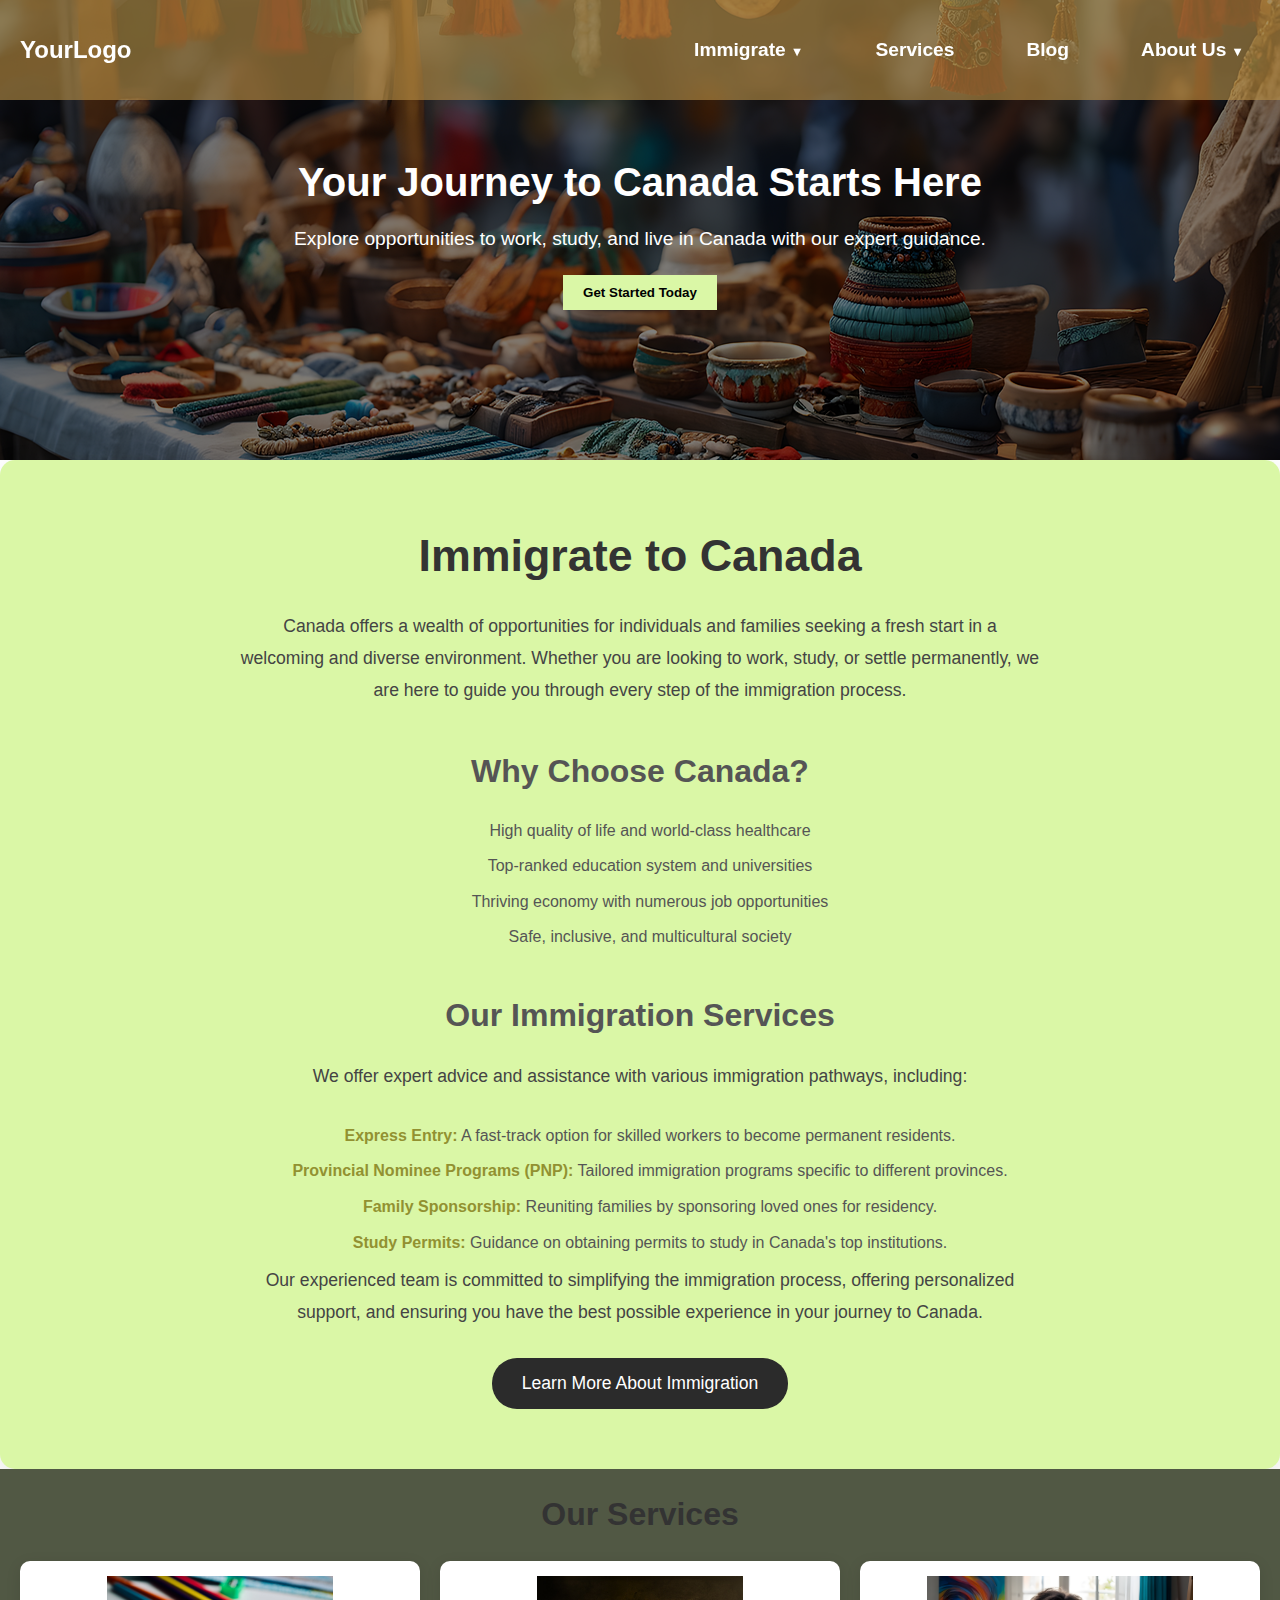
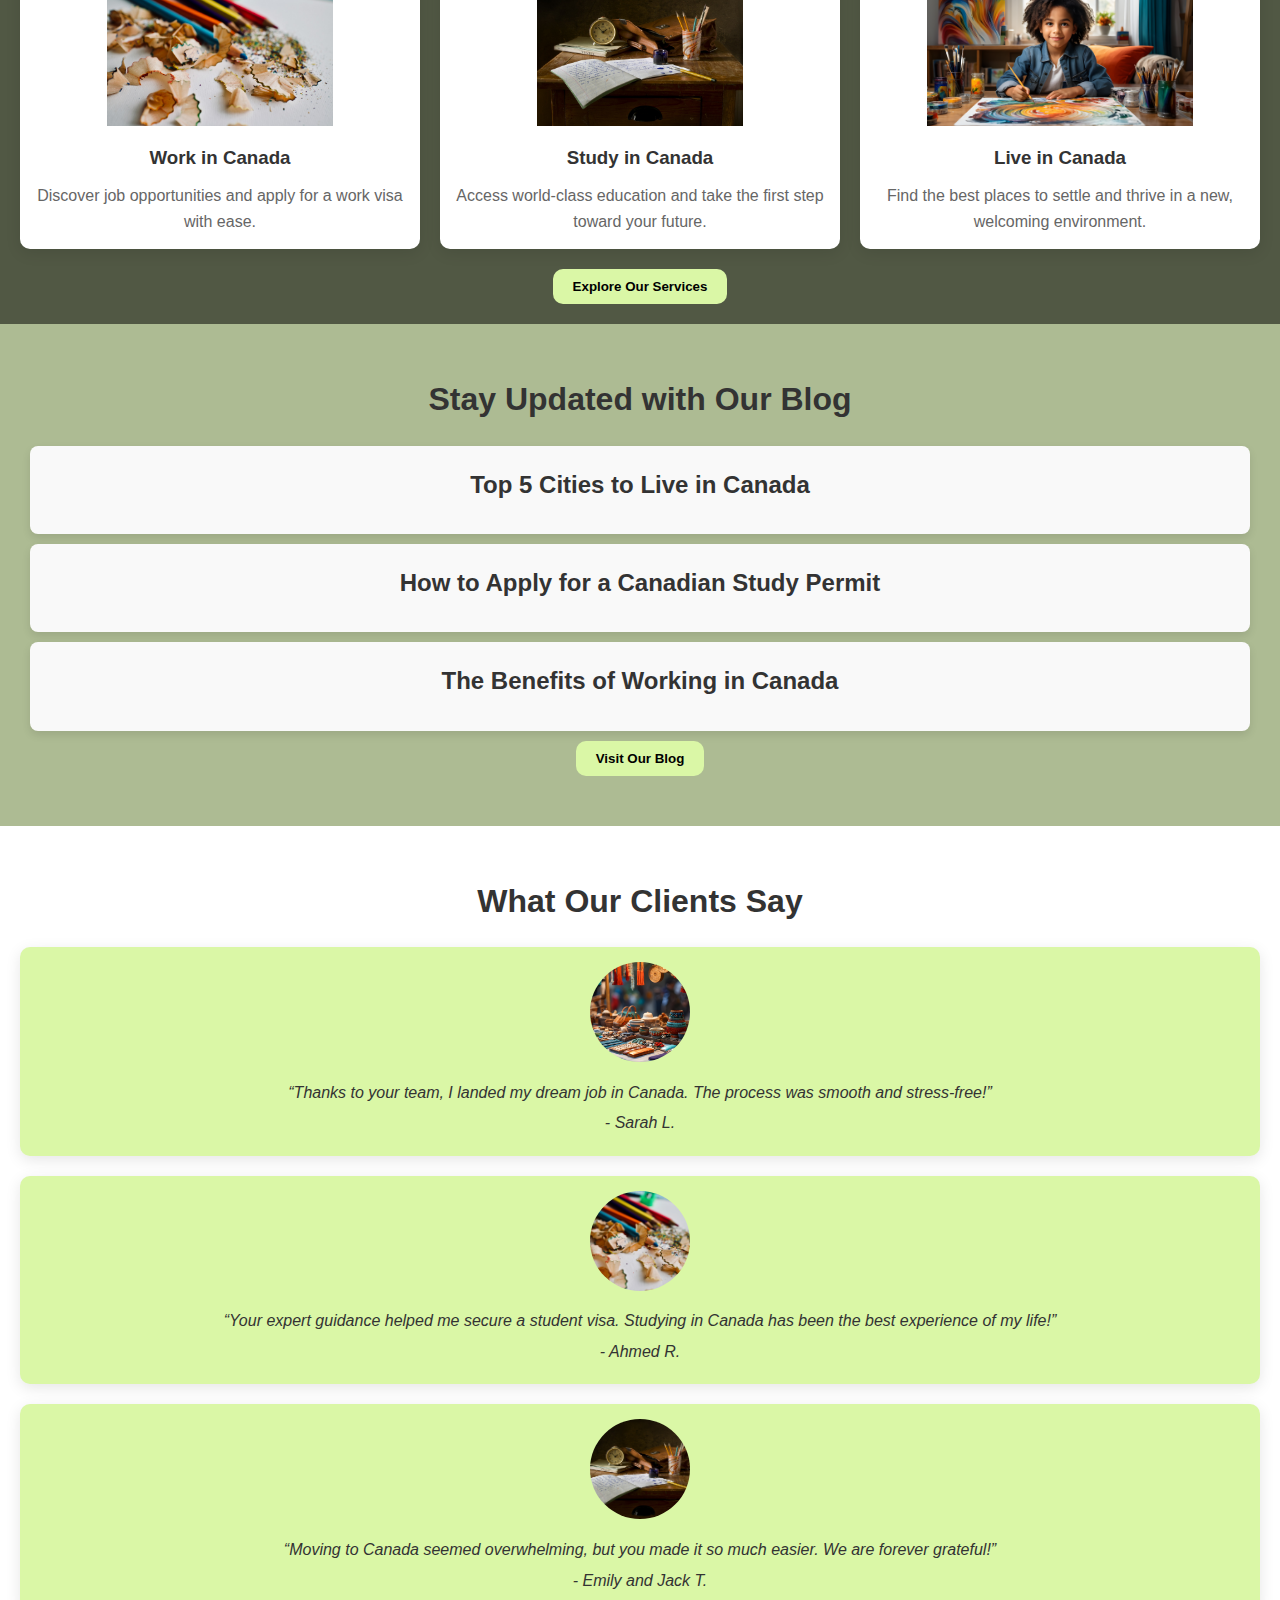
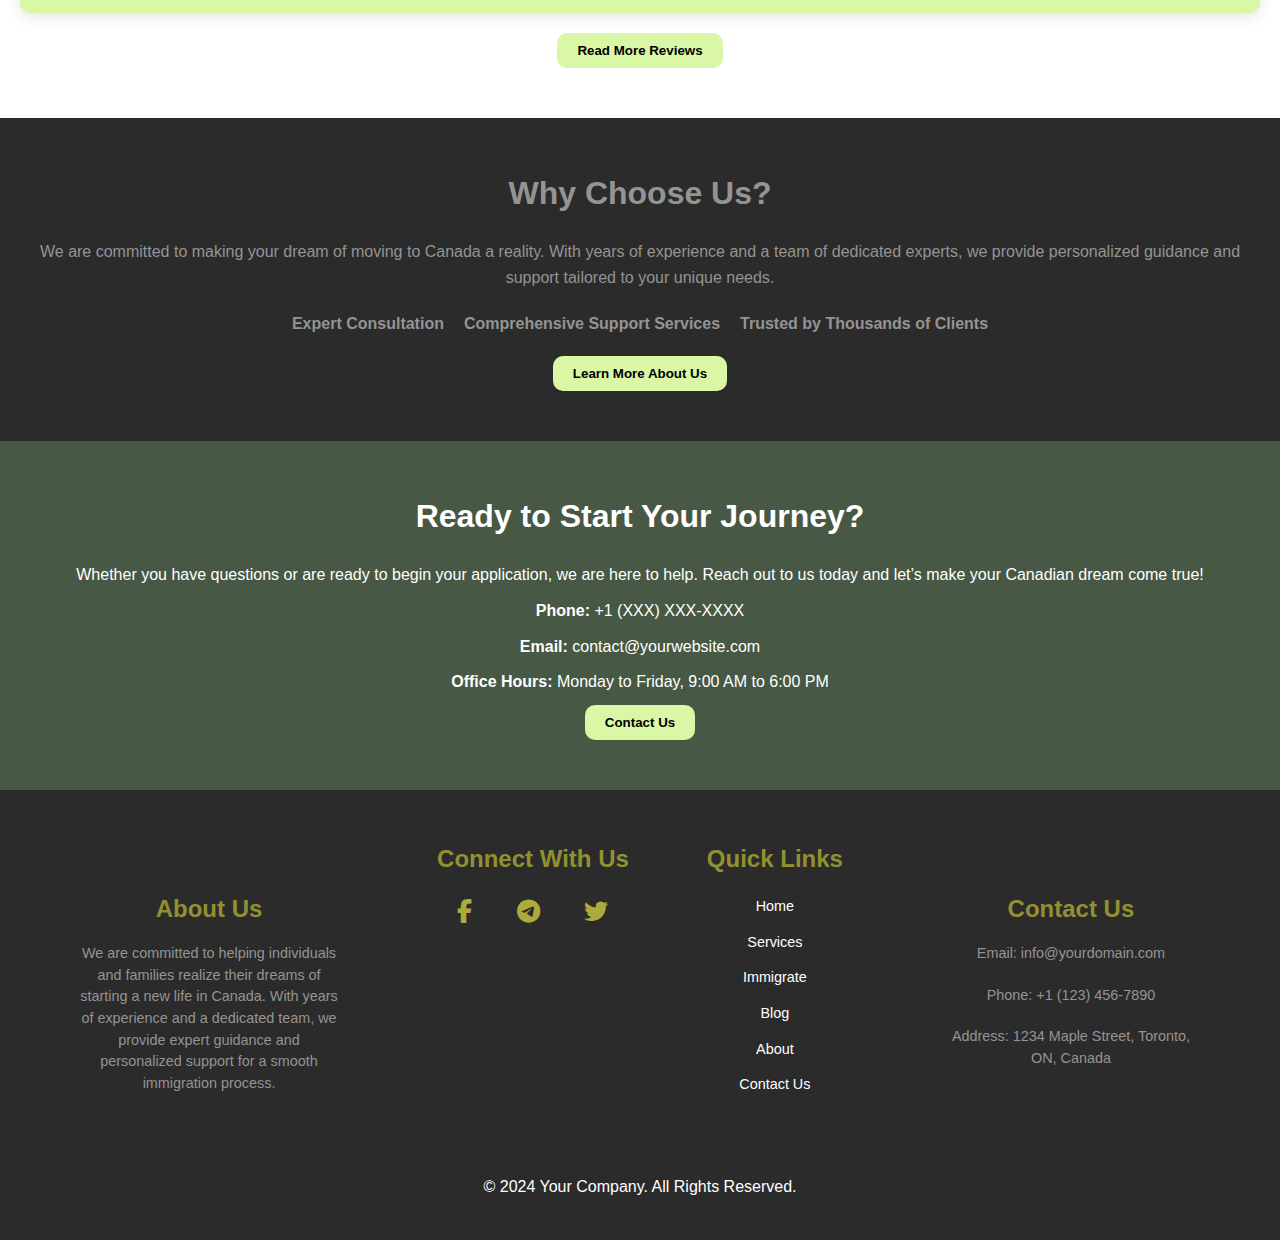
<file: index.html>
<!DOCTYPE html>
<html lang="en">
  <head>
    <meta charset="UTF-8" />
    <meta name="viewport" content="width=device-width, initial-scale=1.0" />
    <link rel="stylesheet" href="style.css" />
    <link
      href="https://fonts.googleapis.com/css2?family=Roboto&display=swap"
      rel="stylesheet"
    />
    <link
      rel="stylesheet"
      href="https://cdnjs.cloudflare.com/ajax/libs/font-awesome/6.5.0/css/all.min.css"
    />
    <title>Journey to Canada</title>
  </head>
  <body>
    <nav>
      <div class="logo"><a href="#home">YourLogo</a></div>
      <div class="menu-toggle">&#9776;</div>
      <ul>
        <li class="dropdown">
          <a href="#immigrate-snippet" class="dropbtn">Immigrate</a>
          <ul class="dropdown-content">
            <li><a href="#work-in-canada">Work in Canada</a></li>
            <li><a href="#study-in-canada">Study in Canada</a></li>
            <li><a href="#live-in-canada">Live in Canada</a></li>
          </ul>
        </li>
        <li><a href="#service-snippet">Services</a></li>
        <li><a href="#blog-snippet">Blog</a></li>
        <li class="dropdown">
          <a href="#about-snippet" class="dropbtn">About Us</a>
          <ul class="dropdown-content">
            <li><a href="#review">Reviews</a></li>
            <li><a href="#gallery">Gallery</a></li>
            <li><a href="#contact">Contact Us</a></li>
          </ul>
        </li>
      </ul>
    </nav>

    <main></main>

    <footer>
      <div class="footer-content">
        <div class="footer-section about">
          <h3>About Us</h3>
          <p>
            We are committed to helping individuals and families realize their
            dreams of starting a new life in Canada. With years of experience
            and a dedicated team, we provide expert guidance and personalized
            support for a smooth immigration process.
          </p>
        </div>

        <div class="footer-section">
        <h3>Connect With Us</h3>
          <a
            href="https://www.facebook.com"
            target="_blank"
            class="icon-link"
            ><i class="fab fa-facebook-f"></i
          ></a>
          <a
            href="https://www.telegram.org"
            target="_blank"
            class="icon-link"
            ><i class="fab fa-telegram-plane"></i
          ></a>
          <a
            href="https://www.twitter.com"
            target="_blank"
            class="icon-link"
            ><i class="fab fa-twitter"></i
          ></a>
        </div>

        <div class="footer-section links">
          <h3>Quick Links</h3>
          <ul>
            <li class="logo"><a href="#home">Home</a></li>
            <li class="section-button" data-page="services.html">
              <a href="#">Services</a>
            </li>
            <li class="section-button" data-page="immigrate.html">
              <a href="#">Immigrate</a>
            </li>
            <li class="section-button" data-page="blog.html">
              <a href="#">Blog</a>
            </li>
            <li class="section-button" data-page="about.html">
              <a href="#">About</a>
            </li>
            <li class="section-button" data-page="contact.html">
              <a href="#">Contact Us</a>
            </li>
          </ul>
        </div>

        <div class="footer-section about">
          <h3>Contact Us</h3>
          <p>Email: info@yourdomain.com</p>
          <p>Phone: +1 (123) 456-7890</p>
          <p>Address: 1234 Maple Street, Toronto, ON, Canada</p>
        </div>
      </div>

      <div class="footer-bottom">
        <p>&copy; 2024 Your Company. All Rights Reserved.</p>
      </div>
    </footer>
    <script src="script.js"></script>
  </body>
</html>
</file>
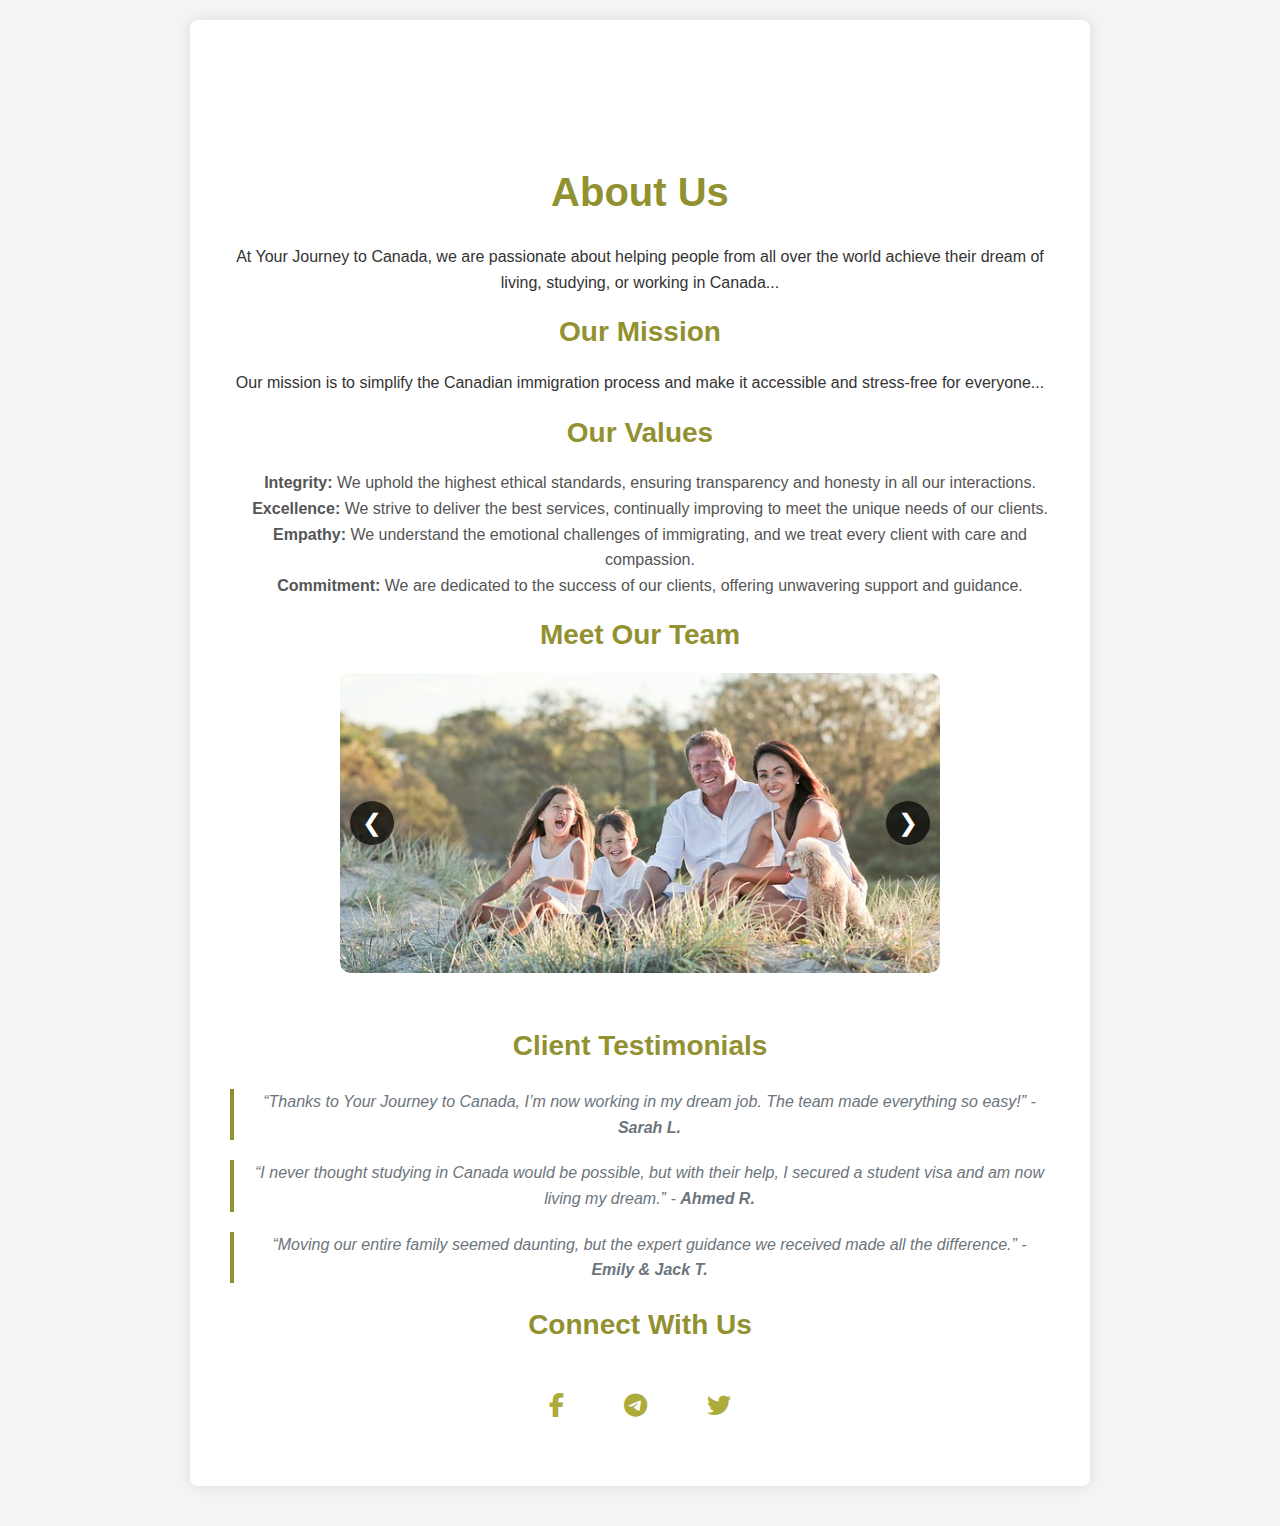
<file: about.html>
<!DOCTYPE html>
<html lang="en">
  <head>
    <meta charset="UTF-8" />
    <meta name="viewport" content="width=device-width, initial-scale=1.0" />
    <title>About Us - Your Journey to Canada</title>
    <link rel="stylesheet" href="style.css" />
    <link
      rel="stylesheet"
      href="https://cdnjs.cloudflare.com/ajax/libs/font-awesome/6.5.0/css/all.min.css"
    />
    <style>
.about-page-body {
  font-family: "Poppins", sans-serif;
  margin: 0;
  padding: 0;
  background-color: #f4f4f4;
  color: #333;
  display: flex;
  justify-content: center; /* Center horizontally */
  align-items: center; /* Center vertically */
  min-height: 100vh; /* Make sure it takes the full height of the viewport */
  text-align: center; /* Optional: Center text for a clean look */
}

h1, h2 {
  color: #929131;
  margin-bottom: 15px;
  font-weight: 600;
}

h1 {
  font-size: 2.5rem;
  margin-top: 100px;
  margin-bottom: 20px;
}

h2 {
  font-size: 1.75rem;
}

p, ul {
  margin-bottom: 15px;
}

ul li {
  list-style: none;
}

a {
  text-decoration: none;
  transition: color 0.3s;
}

/* Layout Structure */
.content-wrapper {
  max-width: 900px; /* Keep the content's width reasonable */
  margin: 20px; /* Add space around the content */
  padding: 40px;
  background-color: white;
  box-shadow: 0 0 15px rgba(0, 0, 0, 0.1);
  border-radius: 8px;
  width: 100%; /* Ensure it uses full available width up to max-width */
  box-sizing: border-box; /* Include padding and borders in the width calculation */
}

section {
  margin-bottom: 40px;
}

/* Slider Styling */
.slider {
  position: relative;
  overflow: hidden;
  border-radius: 10px;
  margin: 20px 0;
  max-width: 600px;
  height: 300px;
  margin: 0 auto;
}

.slider-wrapper {
  display: flex;
  transition: transform 0.5s ease-in-out;
}

.slider-image {
  width: 100%;
  height: 100%;
  object-fit: cover;
  border-radius: 10px;
  margin-top: -100px;
}

.slider-nav {
  position: absolute;
  top: 50%;
  transform: translateY(-50%);
  background-color: rgba(0, 0, 0, 0.7);
  color: #fff;
  border: none;
  font-size: 1.5rem;
  cursor: pointer;
  padding: 8px 12px;
  border-radius: 50%;
  transition: background-color 0.3s;
}

.slider-nav.prev {
  left: 10px;
}

.slider-nav.next {
  right: 10px;
}

.slider-nav:hover {
  background-color: rgba(0, 0, 0, 0.9);
}

/* Social Icons */
.social-icons {
  display: flex;
  gap: 20px;
  margin-top: 20px;
  justify-content: center;
}

.icon-link {
  color: #adab3b;
  font-size: 1.5rem;
  transition: color 0.3s;
}

.icon-link:hover {
  color: #929131;
}

/* Lists and Blockquotes */
ul {
  list-style: disc;
  padding-left: 20px;
  color: #555;
}

blockquote {
  font-style: italic;
  color: #6c757d;
  border-left: 4px solid #929131;
  padding-left: 15px;
  margin: 20px 0;
}

/* Media Queries for Responsiveness */

/* For screens smaller than 768px (Tablets and Small Desktops) */
@media (max-width: 768px) {
  .about-page-body {
    padding: 10px; /* Reduce padding for small screens */
  }

  .content-wrapper {
    padding: 20px; /* Adjust padding inside content wrapper */
    margin: 10px;
  }

  h1 {
    font-size: 2rem; /* Smaller heading font size */
  }

  h2 {
    font-size: 1.5rem; /* Smaller subheading font size */
  }

  .slider {
    height: 200px; /* Make the slider smaller */
  }

  .social-icons {
    flex-direction: column;
    gap: 10px;
  }

  .icon-link {
    font-size: 1.2rem; /* Smaller icons for small screens */
  }
}

/* For screens smaller than 480px (Mobile Phones) */
@media (max-width: 480px) {
  h1 {
    font-size: 1.5rem; /* Further reduce font size for mobile */
  }

  h2 {
    font-size: 1.25rem;
  }

  .content-wrapper {
    padding: 15px;
    margin: 5px;
  }

  .slider {
    height: 180px; /* Adjust slider height for mobile */
  }

  .slider-nav {
    font-size: 1.2rem; /* Smaller navigation buttons */
  }

  .social-icons {
    gap: 5px;
  }

  .icon-link {
    font-size: 1rem; /* Smaller icon size */
  }
}

    </style>
  </head>
  <body>
    <main class="about-page-body">
      <article>
        <section class="about-page">
          <div class="content-wrapper">
            <h1>About Us</h1>
            <p>
              At Your Journey to Canada, we are passionate about helping people
              from all over the world achieve their dream of living, studying,
              or working in Canada...
            </p>

            <h2>Our Mission</h2>
            <p>
              Our mission is to simplify the Canadian immigration process and
              make it accessible and stress-free for everyone...
            </p>

            <h2>Our Values</h2>
            <ul>
              <li>
                <strong>Integrity:</strong> We uphold the highest ethical
                standards, ensuring transparency and honesty in all our
                interactions.
              </li>
              <li>
                <strong>Excellence:</strong> We strive to deliver the best
                services, continually improving to meet the unique needs of our
                clients.
              </li>
              <li>
                <strong>Empathy:</strong> We understand the emotional challenges
                of immigrating, and we treat every client with care and
                compassion.
              </li>
              <li>
                <strong>Commitment:</strong> We are dedicated to the success of
                our clients, offering unwavering support and guidance.
              </li>
            </ul>

            <h2>Meet Our Team</h2>
            <div class="slider">
              <button class="slider-nav prev">&#10094;</button>
              <div class="slider-wrapper">
                <img
                  src="Assets/family-6475821_640.jpg"
                  alt="Team Image 1"
                  class="slider-image"
                />
                <img
                  src="Assets/sun-7350734_640.jpg"
                  alt="Team Image 2"
                  class="slider-image"
                />
                <img
                  src="Assets/venice-4286696_640.jpg"
                  alt="Team Image 3"
                  class="slider-image"
                />
              </div>
              <button class="slider-nav next">&#10095;</button>
            </div>

            <br />
            <br />

            <h2>Client Testimonials</h2>
            <blockquote>
              “Thanks to Your Journey to Canada, I’m now working in my dream
              job. The team made everything so easy!” -
              <strong>Sarah L.</strong>
            </blockquote>
            <blockquote>
              “I never thought studying in Canada would be possible, but with
              their help, I secured a student visa and am now living my dream.”
              -
              <strong>Ahmed R.</strong>
            </blockquote>
            <blockquote>
              “Moving our entire family seemed daunting, but the expert guidance
              we received made all the difference.” -
              <strong>Emily & Jack T.</strong>
            </blockquote>

            <h2>Connect With Us</h2>
            <div class="social-icons">
              <a
                href="https://www.facebook.com"
                target="_blank"
                class="icon-link"
                ><i class="fab fa-facebook-f"></i
              ></a>
              <a
                href="https://www.telegram.org"
                target="_blank"
                class="icon-link"
                ><i class="fab fa-telegram-plane"></i
              ></a>
              <a
                href="https://www.twitter.com"
                target="_blank"
                class="icon-link"
                ><i class="fab fa-twitter"></i
              ></a>
            </div>
          </div>
        </section>
      </article>
    </main>
  </body>
</html>
</file>
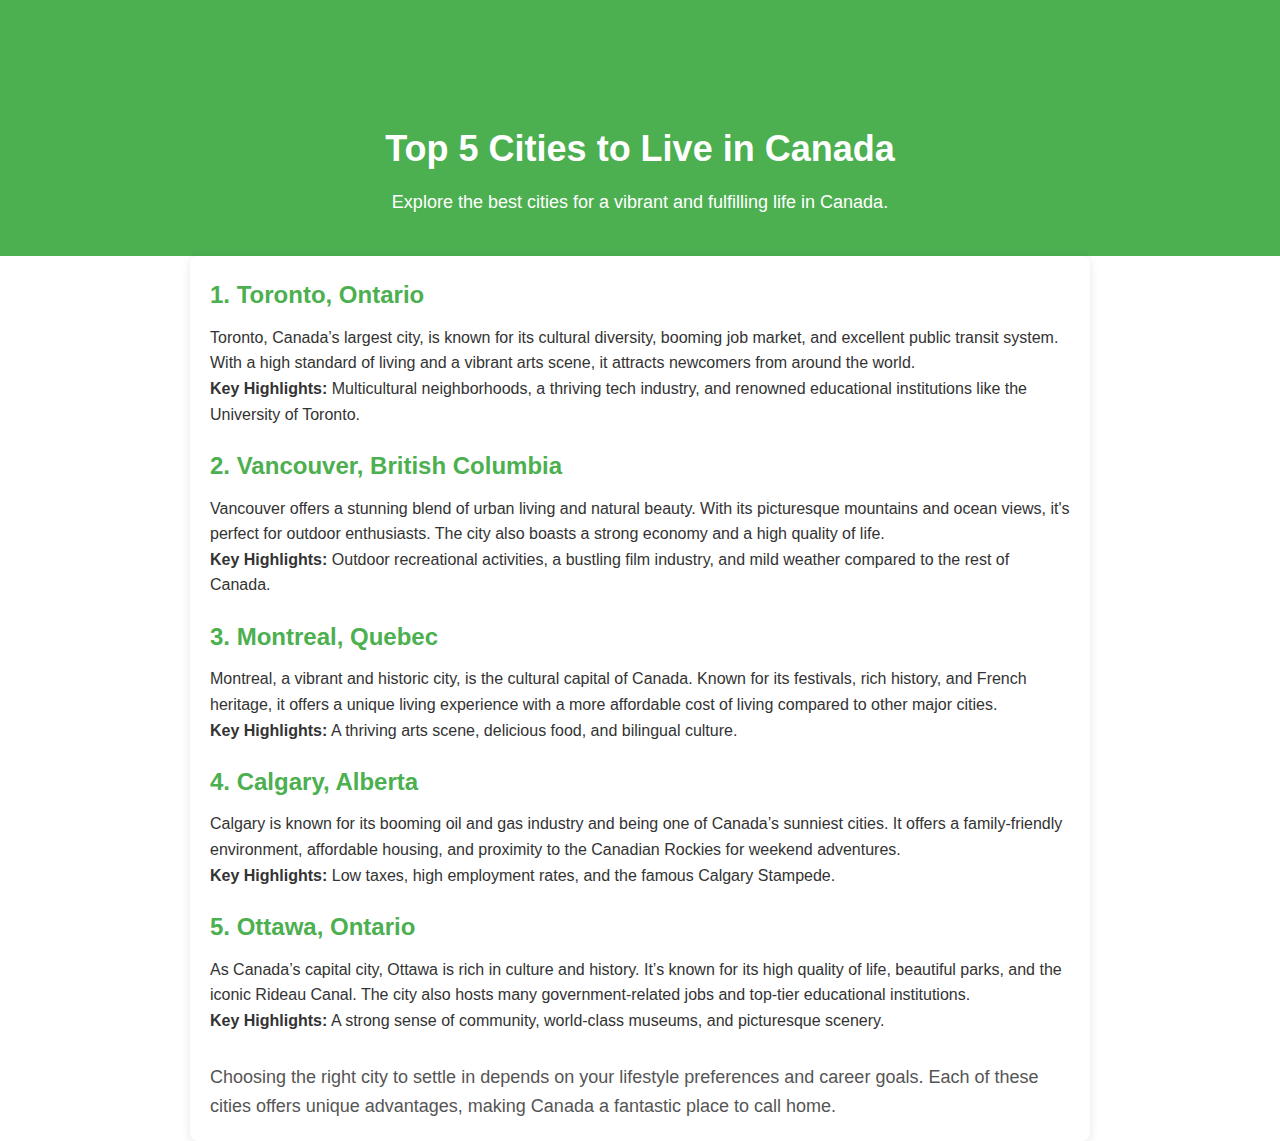
<file: city-guide.html>
<!DOCTYPE html>
<html lang="en">
<head>
  <meta charset="UTF-8">
  <meta http-equiv="X-UA-Compatible" content="IE=edge">
  <meta name="viewport" content="width=device-width, initial-scale=1.0">
  <title>Top 5 Cities to Live in Canada</title>
  <link rel="stylesheet" href="style.css">
</head>
<body>
  <header class="article-header">
    <h1 class="article-title">Top 5 Cities to Live in Canada</h1>
    <p class="article-subtitle">Explore the best cities for a vibrant and fulfilling life in Canada.</p>
  </header>

  <main class="article-body">
    <section class="article-section">
      <h2 class="section-title">1. Toronto, Ontario</h2>
      <p class="section-content">Toronto, Canada’s largest city, is known for its cultural diversity, booming job market, and excellent public transit system. With a high standard of living and a vibrant arts scene, it attracts newcomers from around the world.</p>
      <p><strong>Key Highlights:</strong> Multicultural neighborhoods, a thriving tech industry, and renowned educational institutions like the University of Toronto.</p>
    </section>

    <section class="article-section">
      <h2 class="section-title">2. Vancouver, British Columbia</h2>
      <p class="section-content">Vancouver offers a stunning blend of urban living and natural beauty. With its picturesque mountains and ocean views, it's perfect for outdoor enthusiasts. The city also boasts a strong economy and a high quality of life.</p>
      <p><strong>Key Highlights:</strong> Outdoor recreational activities, a bustling film industry, and mild weather compared to the rest of Canada.</p>
    </section>

    <section class="article-section">
      <h2 class="section-title">3. Montreal, Quebec</h2>
      <p class="section-content">Montreal, a vibrant and historic city, is the cultural capital of Canada. Known for its festivals, rich history, and French heritage, it offers a unique living experience with a more affordable cost of living compared to other major cities.</p>
      <p><strong>Key Highlights:</strong> A thriving arts scene, delicious food, and bilingual culture.</p>
    </section>

    <section class="article-section">
      <h2 class="section-title">4. Calgary, Alberta</h2>
      <p class="section-content">Calgary is known for its booming oil and gas industry and being one of Canada’s sunniest cities. It offers a family-friendly environment, affordable housing, and proximity to the Canadian Rockies for weekend adventures.</p>
      <p><strong>Key Highlights:</strong> Low taxes, high employment rates, and the famous Calgary Stampede.</p>
    </section>

    <section class="article-section">
      <h2 class="section-title">5. Ottawa, Ontario</h2>
      <p class="section-content">As Canada’s capital city, Ottawa is rich in culture and history. It’s known for its high quality of life, beautiful parks, and the iconic Rideau Canal. The city also hosts many government-related jobs and top-tier educational institutions.</p>
      <p><strong>Key Highlights:</strong> A strong sense of community, world-class museums, and picturesque scenery.</p>
    </section>

    <p class="article-conclusion">Choosing the right city to settle in depends on your lifestyle preferences and career goals. Each of these cities offers unique advantages, making Canada a fantastic place to call home.</p>
  </main>
</body>
</html>
</file>
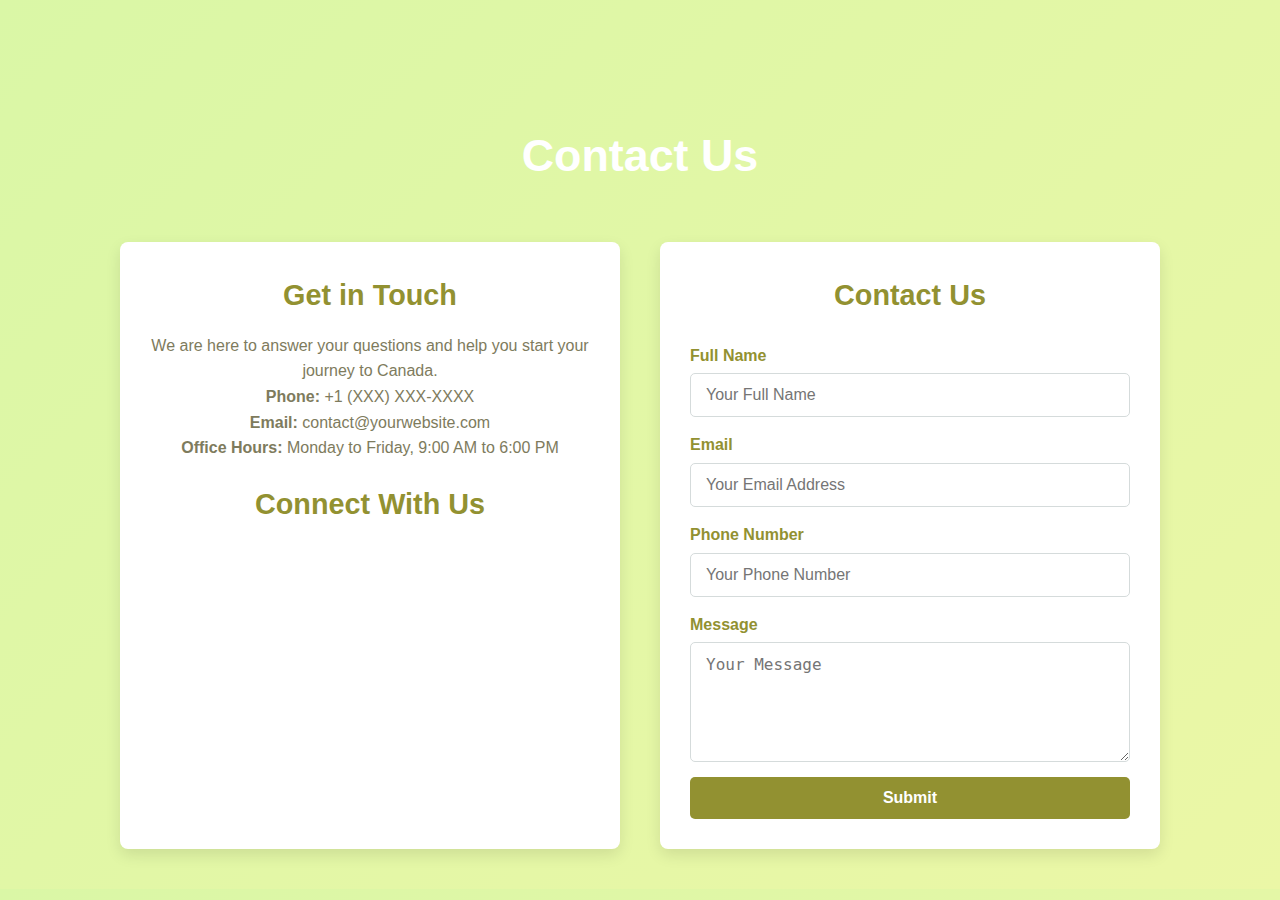
<file: contact.html>
<!DOCTYPE html>
<html lang="en">
  <head>
    <meta charset="UTF-8" />
    <meta name="viewport" content="width=device-width, initial-scale=1.0" />
    <title>Contact Us</title>
    <link rel="stylesheet" href="style.css" />
    <!-- Link to your external CSS file -->

    <style>
      /* General Page Styling */
      :root {
        --primary-color: #929131;
        --background-color: #154360;
        --white: #ffffff;
        --gray-text: #7e7b5d;
        --input-border: #d5dbdb;
        --shadow-color: rgba(0, 0, 0, 0.1);
        --font-family: "Poppins", sans-serif;
        --font-weight-bold: 700;
        --font-weight-medium: 600;
      }

      body {
        font-family: var(--font-family);
        background: linear-gradient(135deg, #daf7a6, #ebf7a6);
        color: var(--white);
        margin: 0;
        padding: 0;
        line-height: 1.6;
      }

      .contact-page {
        margin: 0 auto;
        padding: 40px 20px;
        max-width: 1200px;
      }

      /* Header Styling */
      .contact-header {
        text-align: center;
        margin-top: 50px;
        margin-bottom: 50px;
        padding-top: 30px;
      }

      .contact-header h1 {
        font-size: 2.8rem;
        color: var(--white);
        font-weight: var(--font-weight-bold);
      }

      .sub-main {
        display: flex;
        flex-wrap: wrap;
        gap: 40px;
        justify-content: center;
      }

      /* Contact Details Section */
      .contact-details {
        background-color: var(--white);
        padding: 30px;
        border-radius: 8px;
        box-shadow: 0 6px 15px var(--shadow-color);
        text-align: center;
        flex: 1 1 300px;
        max-width: 500px;
      }

      .contact-details h2 {
        font-size: 1.8rem;
        margin-bottom: 15px;
        color: var(--primary-color);
        font-weight: var(--font-weight-medium);
      }

      .contact-details p {
        font-size: 1rem;
        color: var(--gray-text);
      }

      .social-icons{
        margin-top: 20px;
      }

      /* Contact Form Section */
      .contact-form-section {
        background-color: var(--white);
        padding: 30px;
        border-radius: 8px;
        box-shadow: 0 6px 15px var(--shadow-color);
        width: 100%;
        max-width: 500px;
      }

      .contact-form-section h2 {
        font-size: 1.8rem;
        margin-bottom: 25px;
        text-align: center;
        color: var(--primary-color);
        font-weight: var(--font-weight-medium);
      }

      .contact-form {
        display: flex;
        flex-direction: column;
      }

      .contact-form label {
        font-size: 1rem;
        margin-bottom: 5px;
        color: var(--primary-color);
        font-weight: var(--font-weight-medium);
      }

      .contact-form input,
      .contact-form textarea {
        padding: 12px 15px;
        border: 1px solid var(--input-border);
        border-radius: 5px;
        font-size: 1rem;
        margin-bottom: 15px;
        outline: none;
        transition: border-color 0.3s, box-shadow 0.3s;
      }

      .contact-form input:focus,
      .contact-form textarea:focus {
        border-color: var(--primary-color);
        box-shadow: 0 0 8px rgba(118, 112, 26, 0.3);
      }

      .contact-form textarea {
        resize: vertical;
        min-height: 120px;
      }

      .contact-form button {
        background-color: var(--primary-color);
        color: var(--white);
        padding: 12px 20px;
        border: none;
        border-radius: 5px;
        font-size: 1rem;
        font-weight: var(--font-weight-bold);
        cursor: pointer;
        transition: background-color 0.3s;
      }

      .contact-form button:hover {
        background-color: #acb460;
      }

      /* Responsive Design */
      @media (max-width: 768px) {
        .sub-main {
          flex-direction: column;
        }

        .contact-header h1 {
          font-size: 2.4rem;
        }

        .contact-form-section {
          padding: 25px;
        }

        .contact-details {
          padding: 20px;
        }
      }
    </style>
  </head>
  <body>
    <div class="contact-page">
      <header class="contact-header">
        <h1>Contact Us</h1>
      </header>

      <main class="sub-main">
        <!-- Contact Details Section -->
        <section class="contact-details">
          <h2>Get in Touch</h2>
          <p>
            We are here to answer your questions and help you start your journey
            to Canada.
          </p>
          <p><strong>Phone:</strong> +1 (XXX) XXX-XXXX</p>
          <p><strong>Email:</strong> contact@yourwebsite.com</p>
          <p>
            <strong>Office Hours:</strong> Monday to Friday, 9:00 AM to 6:00 PM
          </p>

          <div class="social-icons">
          <h2>Connect With Us</h2>
            <a
              href="https://www.facebook.com"
              target="_blank"
              class="icon-link"
              ><i class="fab fa-facebook-f"></i
            ></a>
            <a
              href="https://www.telegram.org"
              target="_blank"
              class="icon-link"
              ><i class="fab fa-telegram-plane"></i
            ></a>
            <a
              href="https://www.twitter.com"
              target="_blank"
              class="icon-link"
              ><i class="fab fa-twitter"></i
            ></a>
          </div>
        </section>

        <!-- Contact Form Section -->
        <section class="contact-form-section">
          <h2>Contact Us</h2>
          <form action="send_email.php" method="post" class="contact-form">
            <label for="name">Full Name</label>
            <input
              type="text"
              id="name"
              name="name"
              required
              placeholder="Your Full Name"
            />

            <label for="email">Email</label>
            <input
              type="email"
              id="email"
              name="email"
              required
              placeholder="Your Email Address"
            />

            <label for="phone">Phone Number</label>
            <input
              type="tel"
              id="phone"
              name="phone"
              placeholder="Your Phone Number"
            />

            <label for="message">Message</label>
            <textarea
              id="message"
              name="message"
              required
              placeholder="Your Message"
            ></textarea>

            <button type="submit">Submit</button>
          </form>
        </section>
      </main>
    </div>
  </body>
</html>
</file>
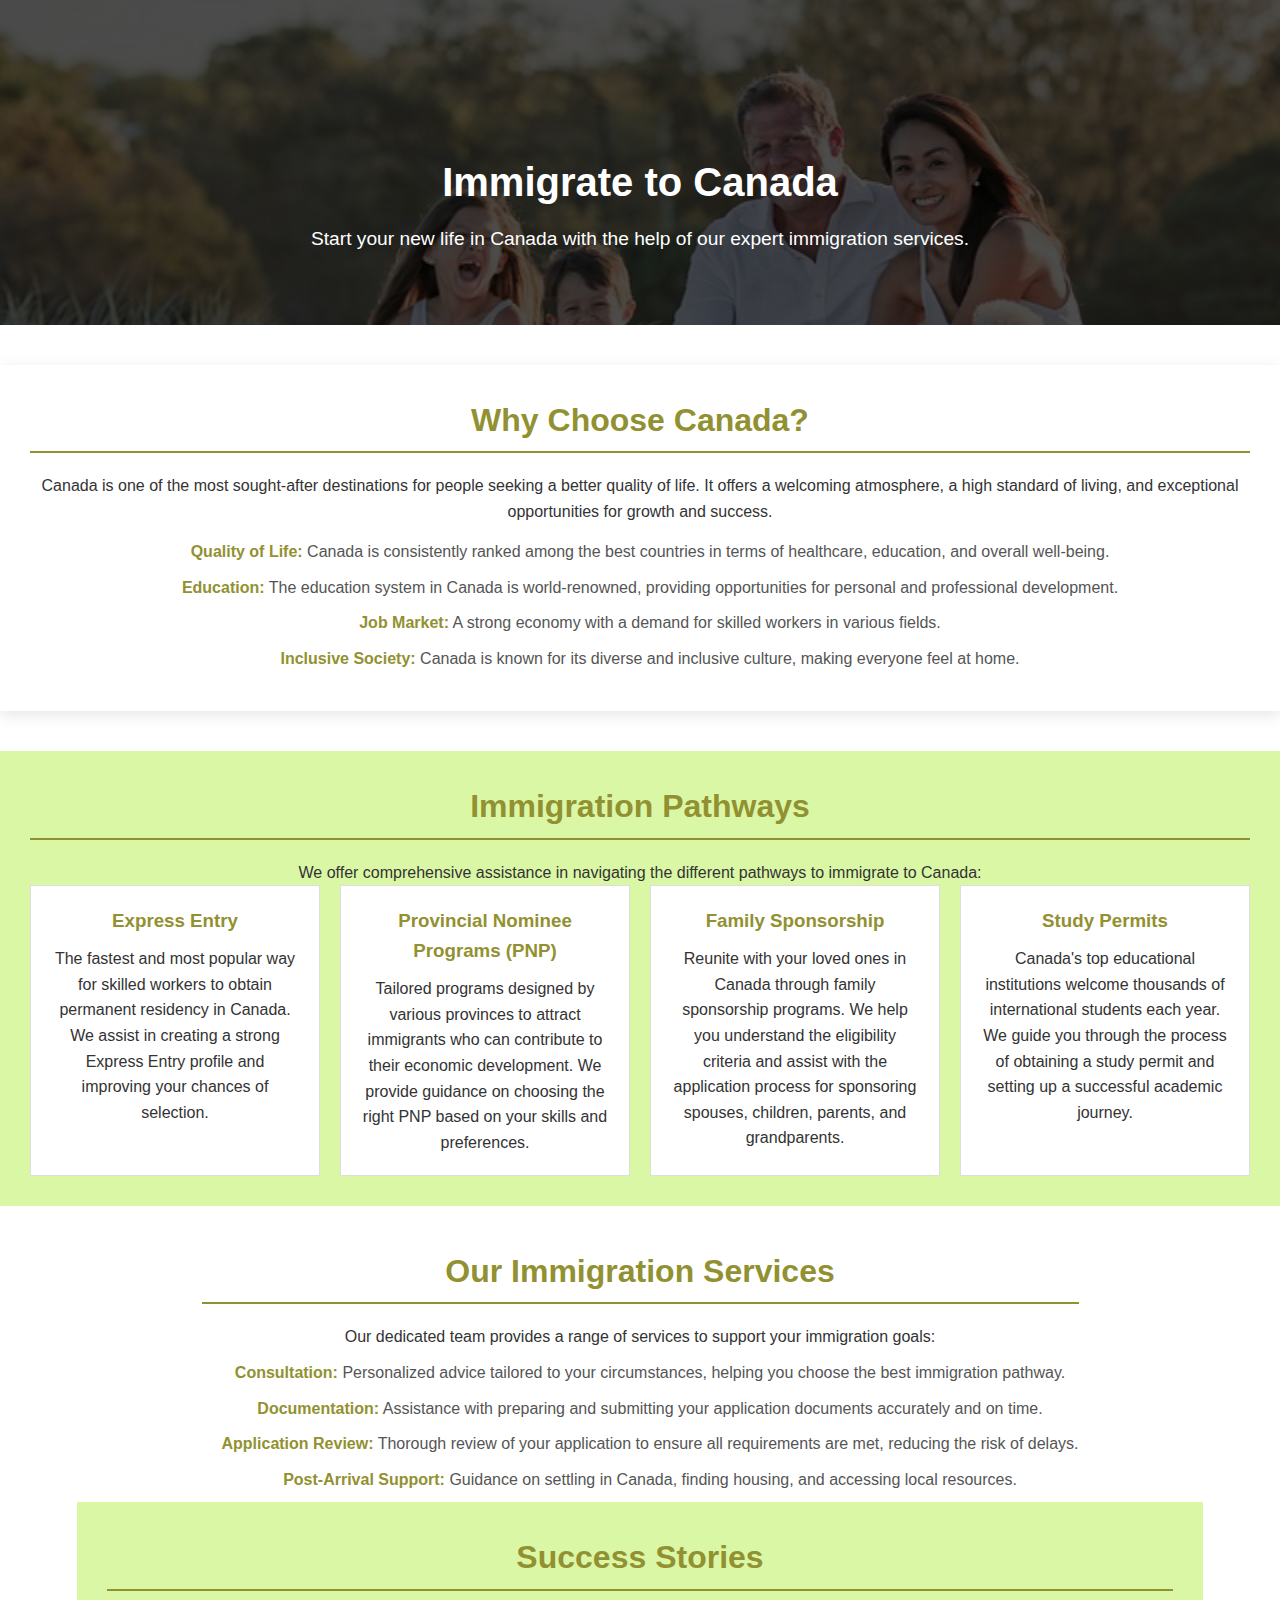
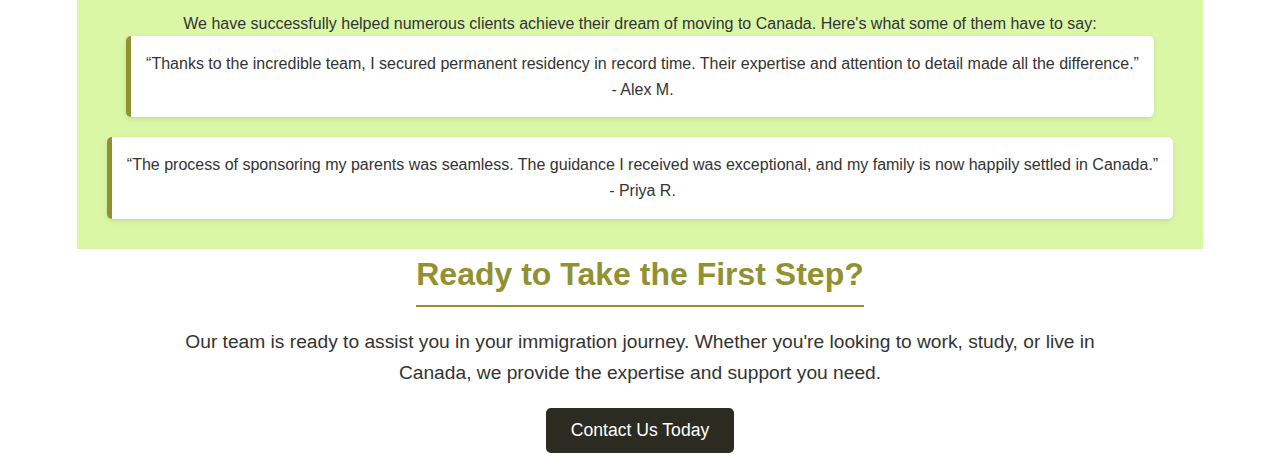
<file: immigrate.html>
<!DOCTYPE html>
<html lang="en">
<head>
  <meta charset="UTF-8">
  <meta http-equiv="X-UA-Compatible" content="IE=edge">
  <meta name="viewport" content="width=device-width, initial-scale=1.0">
  <title>Immigrate to Canada</title>
  <link rel="stylesheet" href="style.css">
</head>
<body>

  <!-- Immigrate Section -->
  <section class="immigrate-hero" id="hero">
    <h1>Immigrate to Canada</h1>
    <p>Start your new life in Canada with the help of our expert immigration services.</p>
  </section>

  <main class="immigrate-content">
    <!-- Why Choose Canada -->
    <section class="why-canada">
      <h2>Why Choose Canada?</h2>
      <p>Canada is one of the most sought-after destinations for people seeking a better quality of life. It offers a welcoming atmosphere, a high standard of living, and exceptional opportunities for growth and success.</p>
      <ul class="benefits-list">
        <li><strong>Quality of Life:</strong> Canada is consistently ranked among the best countries in terms of healthcare, education, and overall well-being.</li>
        <li><strong>Education:</strong> The education system in Canada is world-renowned, providing opportunities for personal and professional development.</li>
        <li><strong>Job Market:</strong> A strong economy with a demand for skilled workers in various fields.</li>
        <li><strong>Inclusive Society:</strong> Canada is known for its diverse and inclusive culture, making everyone feel at home.</li>
      </ul>
    </section>

    <!-- Immigration Pathways -->
    <section class="pathways">
      <h2>Immigration Pathways</h2>
      <p>We offer comprehensive assistance in navigating the different pathways to immigrate to Canada:</p>
      <div class="pathway-options">
        <div class="pathway">
          <h3>Express Entry</h3>
          <p>The fastest and most popular way for skilled workers to obtain permanent residency in Canada. We assist in creating a strong Express Entry profile and improving your chances of selection.</p>
        </div>
        <div class="pathway">
          <h3>Provincial Nominee Programs (PNP)</h3>
          <p>Tailored programs designed by various provinces to attract immigrants who can contribute to their economic development. We provide guidance on choosing the right PNP based on your skills and preferences.</p>
        </div>
        <div class="pathway">
          <h3>Family Sponsorship</h3>
          <p>Reunite with your loved ones in Canada through family sponsorship programs. We help you understand the eligibility criteria and assist with the application process for sponsoring spouses, children, parents, and grandparents.</p>
        </div>
        <div class="pathway">
          <h3>Study Permits</h3>
          <p>Canada's top educational institutions welcome thousands of international students each year. We guide you through the process of obtaining a study permit and setting up a successful academic journey.</p>
        </div>
      </div>
    </section>

    <!-- Our Immigration Services -->
    <section class="our-services">
      <h2>Our Immigration Services</h2>
      <p>Our dedicated team provides a range of services to support your immigration goals:</p>
      <ul class="services-list">
        <li><strong>Consultation:</strong> Personalized advice tailored to your circumstances, helping you choose the best immigration pathway.</li>
        <li><strong>Documentation:</strong> Assistance with preparing and submitting your application documents accurately and on time.</li>
        <li><strong>Application Review:</strong> Thorough review of your application to ensure all requirements are met, reducing the risk of delays.</li>
        <li><strong>Post-Arrival Support:</strong> Guidance on settling in Canada, finding housing, and accessing local resources.</li>
      </ul>
    </section>

    <!-- Success Stories -->
    <section class="success-stories">
      <h2>Success Stories</h2>
      <p>We have successfully helped numerous clients achieve their dream of moving to Canada. Here's what some of them have to say:</p>
      <div class="testimonial-items">
        <div class="single-testimonial">
          <p>“Thanks to the incredible team, I secured permanent residency in record time. Their expertise and attention to detail made all the difference.”</p>
          <p>- Alex M.</p>
        </div>
        <div class="single-testimonial">
          <p>“The process of sponsoring my parents was seamless. The guidance I received was exceptional, and my family is now happily settled in Canada.”</p>
          <p>- Priya R.</p>
        </div>
      </div>
    </section>

    <!-- Call to Action -->
    <section class="cta">
      <h2>Ready to Take the First Step?</h2>
      <p>Our team is ready to assist you in your immigration journey. Whether you're looking to work, study, or live in <br>
        Canada, we provide the expertise and support you need.</p>
      <button class="section-button" data-page="contact.html">Contact Us Today</button>
    </section>
  </main>

</body>
</html>
</file>
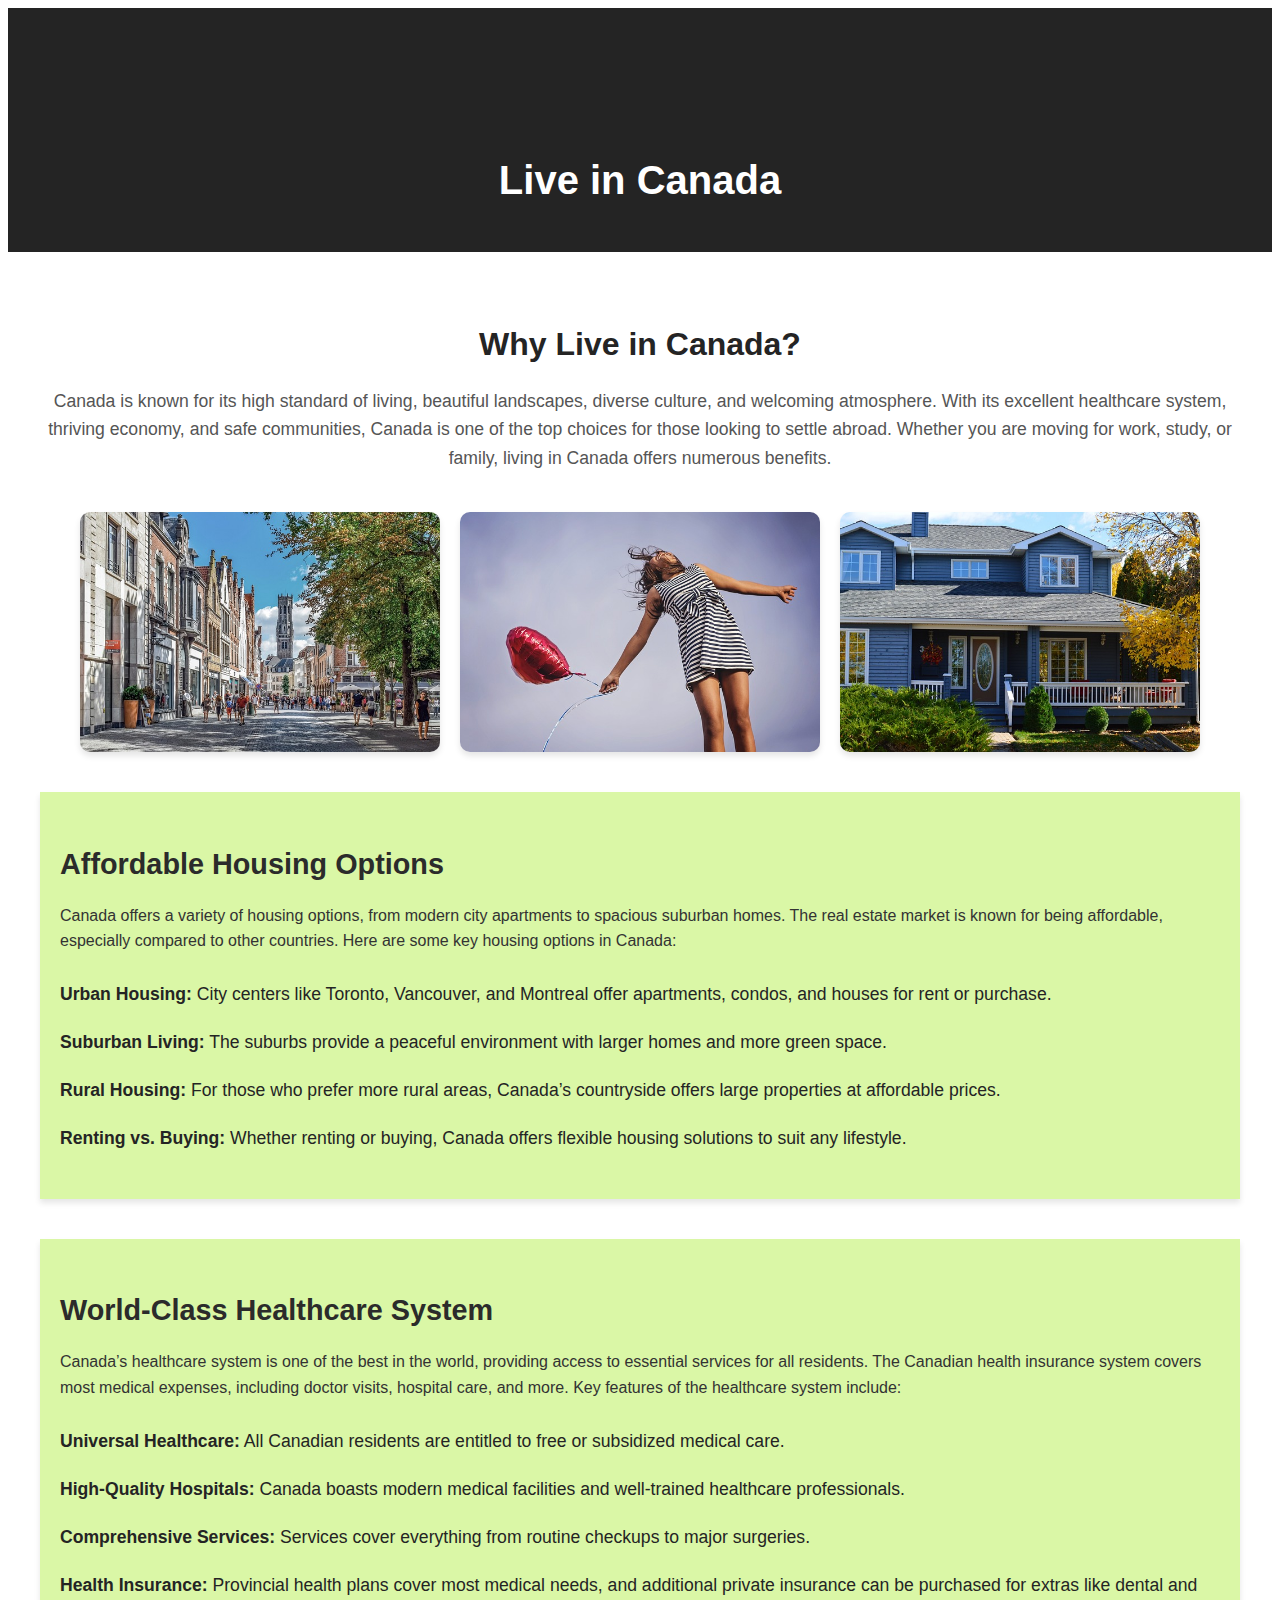
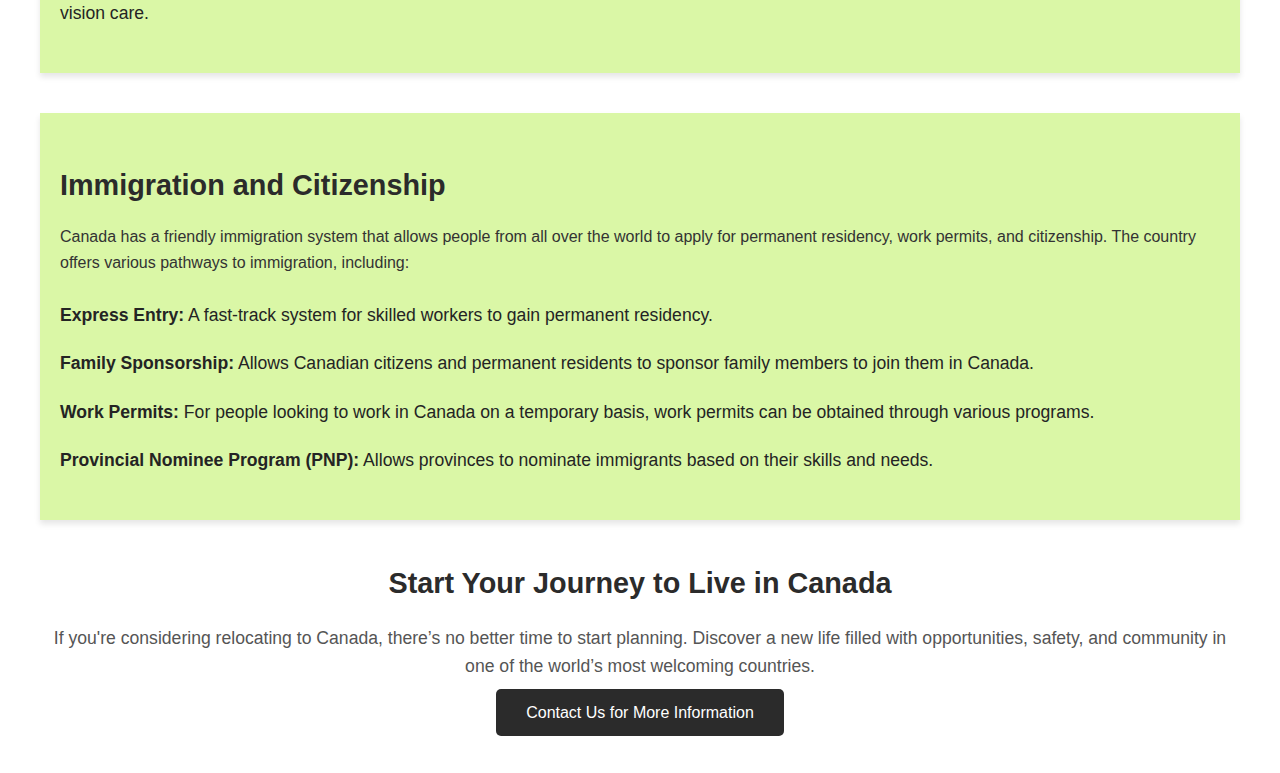
<file: live-in-canada.html>
<!DOCTYPE html>
<html lang="en">

<head>
    <meta charset="UTF-8">
    <meta name="viewport" content="width=device-width, initial-scale=1.0">
    <meta name="description" content="Explore the benefits and lifestyle of living in Canada, including housing, healthcare, and immigration options.">
    <meta name="keywords" content="live in Canada, Canada lifestyle, moving to Canada, housing in Canada, Canadian healthcare">
    <meta name="author" content="Your Name">
    <title>Live in Canada</title>
    <style>
        body {
            font-family: 'Arial', sans-serif;
            line-height: 1.6;
            background-color: #fff;
            color: #333;
        }

        header {
            background-color: #242424;
            color: #ffffff;
            padding: 40px 20px;
            text-align: center;
        }

        header h1 {
            font-size: 2.5rem;
            margin-bottom: 0;
            margin-top: 100px;
        }

        .content-wrapper {
            max-width: 1200px;
            margin: 0 auto;
            padding: 40px 20px;
        }

        .intro {
            text-align: center;
            margin-bottom: 40px;
        }

        .intro h2 {
            font-size: 2rem;
            color: #242424;
            margin-bottom: 10px;
        }

        .intro p {
            font-size: 1.1rem;
            color: #555;
        }

        .housing-section,
        .healthcare-section,
        .immigration-section {
            margin-bottom: 40px;
            background-color: #daf7a6;
            padding: 20px;
            box-shadow: 0 4px 6px rgba(0, 0, 0, 0.1);
        }

        .housing-section h3,
        .healthcare-section h3,
        .immigration-section h3 {
            font-size: 1.8rem;
            color: #2b2b2b;
            margin-bottom: 15px;
        }

        .benefits-list {
            list-style-type: none;
            padding: 0;
        }

        .benefits-list li {
            padding: 10px 0;
            font-size: 1.1rem;
            color: #242424;
        }

        .images-section {
            display: flex;
            gap: 20px;
            justify-content: center;
            margin-bottom: 40px;
            transition: transform 0.3s ease, box-shadow 0.3s ease;
        }

        .images-section img {
            width: 30%;
            border-radius: 10px;
            transition: transform 0.3s, box-shadow 0.3s;
            box-shadow: 0 4px 6px rgba(0, 0, 0, 0.1);
        }

        .images-section img:hover {
            transform: translateY(-5px);
            box-shadow: 0 12px 20px rgba(0, 0, 0, 0.15);
        }

        .cta {
            text-align: center;
            margin-top: 40px;
        }

        .cta h3 {
            font-size: 1.8rem;
            color: #2b2b2b;
            margin-bottom: 10px;
        }

        .cta p {
            font-size: 1.1rem;
            color: #555;
            margin-bottom: 20px;
        }

        .cta-button {
            background-color: #2b2b2b;
            color: #ffffff;
            padding: 15px 30px;
            font-size: 1rem;
            border: none;
            border-radius: 5px;
            cursor: pointer;
            text-decoration: none;
            transition: background-color 0.3s ease;
        }

        .cta-button:hover {
            background-color: #3b3b3b;
        }

        @media (max-width: 768px) {
            .images-section {
                flex-direction: column;
                align-items: center;
            }

            .images-section img {
                width: 80%;
                margin-bottom: 20px;
            }
        }
    </style>
</head>

<body>
    <header>
        <h1>Live in Canada</h1>
    </header>

    <div class="content-wrapper">
        <div class="intro">
            <h2>Why Live in Canada?</h2>
            <p>Canada is known for its high standard of living, beautiful landscapes, diverse culture, and welcoming atmosphere. With its excellent healthcare system, thriving economy, and safe communities, Canada is one of the top choices for those looking to settle abroad. Whether you are moving for work, study, or family, living in Canada offers numerous benefits.</p>
        </div>

        <!-- Image Section -->
        <div class="images-section">
            <img src="Assets/belgium-6497401_640.jpg" alt="Canadian City Life">
            <img src="Assets/joy-2483926_640.jpg" alt="Healthy Lifestyle in Canada">
            <img src="Assets/house-961401_640.jpg" alt="Affordable Housing in Canada">
        </div>

        <div class="housing-section">
            <h3>Affordable Housing Options</h3>
            <p>Canada offers a variety of housing options, from modern city apartments to spacious suburban homes. The real estate market is known for being affordable, especially compared to other countries. Here are some key housing options in Canada:</p>
            <ul class="benefits-list">
                <li><strong>Urban Housing:</strong> City centers like Toronto, Vancouver, and Montreal offer apartments, condos, and houses for rent or purchase.</li>
                <li><strong>Suburban Living:</strong> The suburbs provide a peaceful environment with larger homes and more green space.</li>
                <li><strong>Rural Housing:</strong> For those who prefer more rural areas, Canada’s countryside offers large properties at affordable prices.</li>
                <li><strong>Renting vs. Buying:</strong> Whether renting or buying, Canada offers flexible housing solutions to suit any lifestyle.</li>
            </ul>
        </div>

        <div class="healthcare-section">
            <h3>World-Class Healthcare System</h3>
            <p>Canada’s healthcare system is one of the best in the world, providing access to essential services for all residents. The Canadian health insurance system covers most medical expenses, including doctor visits, hospital care, and more. Key features of the healthcare system include:</p>
            <ul class="benefits-list">
                <li><strong>Universal Healthcare:</strong> All Canadian residents are entitled to free or subsidized medical care.</li>
                <li><strong>High-Quality Hospitals:</strong> Canada boasts modern medical facilities and well-trained healthcare professionals.</li>
                <li><strong>Comprehensive Services:</strong> Services cover everything from routine checkups to major surgeries.</li>
                <li><strong>Health Insurance:</strong> Provincial health plans cover most medical needs, and additional private insurance can be purchased for extras like dental and vision care.</li>
            </ul>
        </div>

        <div class="immigration-section">
            <h3>Immigration and Citizenship</h3>
            <p>Canada has a friendly immigration system that allows people from all over the world to apply for permanent residency, work permits, and citizenship. The country offers various pathways to immigration, including:</p>
            <ul class="benefits-list">
                <li><strong>Express Entry:</strong> A fast-track system for skilled workers to gain permanent residency.</li>
                <li><strong>Family Sponsorship:</strong> Allows Canadian citizens and permanent residents to sponsor family members to join them in Canada.</li>
                <li><strong>Work Permits:</strong> For people looking to work in Canada on a temporary basis, work permits can be obtained through various programs.</li>
                <li><strong>Provincial Nominee Program (PNP):</strong> Allows provinces to nominate immigrants based on their skills and needs.</li>
            </ul>
        </div>

        <div class="cta">
            <h3>Start Your Journey to Live in Canada</h3>
            <p>If you're considering relocating to Canada, there’s no better time to start planning. Discover a new life filled with opportunities, safety, and community in one of the world’s most welcoming countries.</p>
            <a href="#" class="section-button cta-button" data-page="contact.html">Contact Us for More Information</a>
        </div>
    </div>
</body>
</html>
</file>
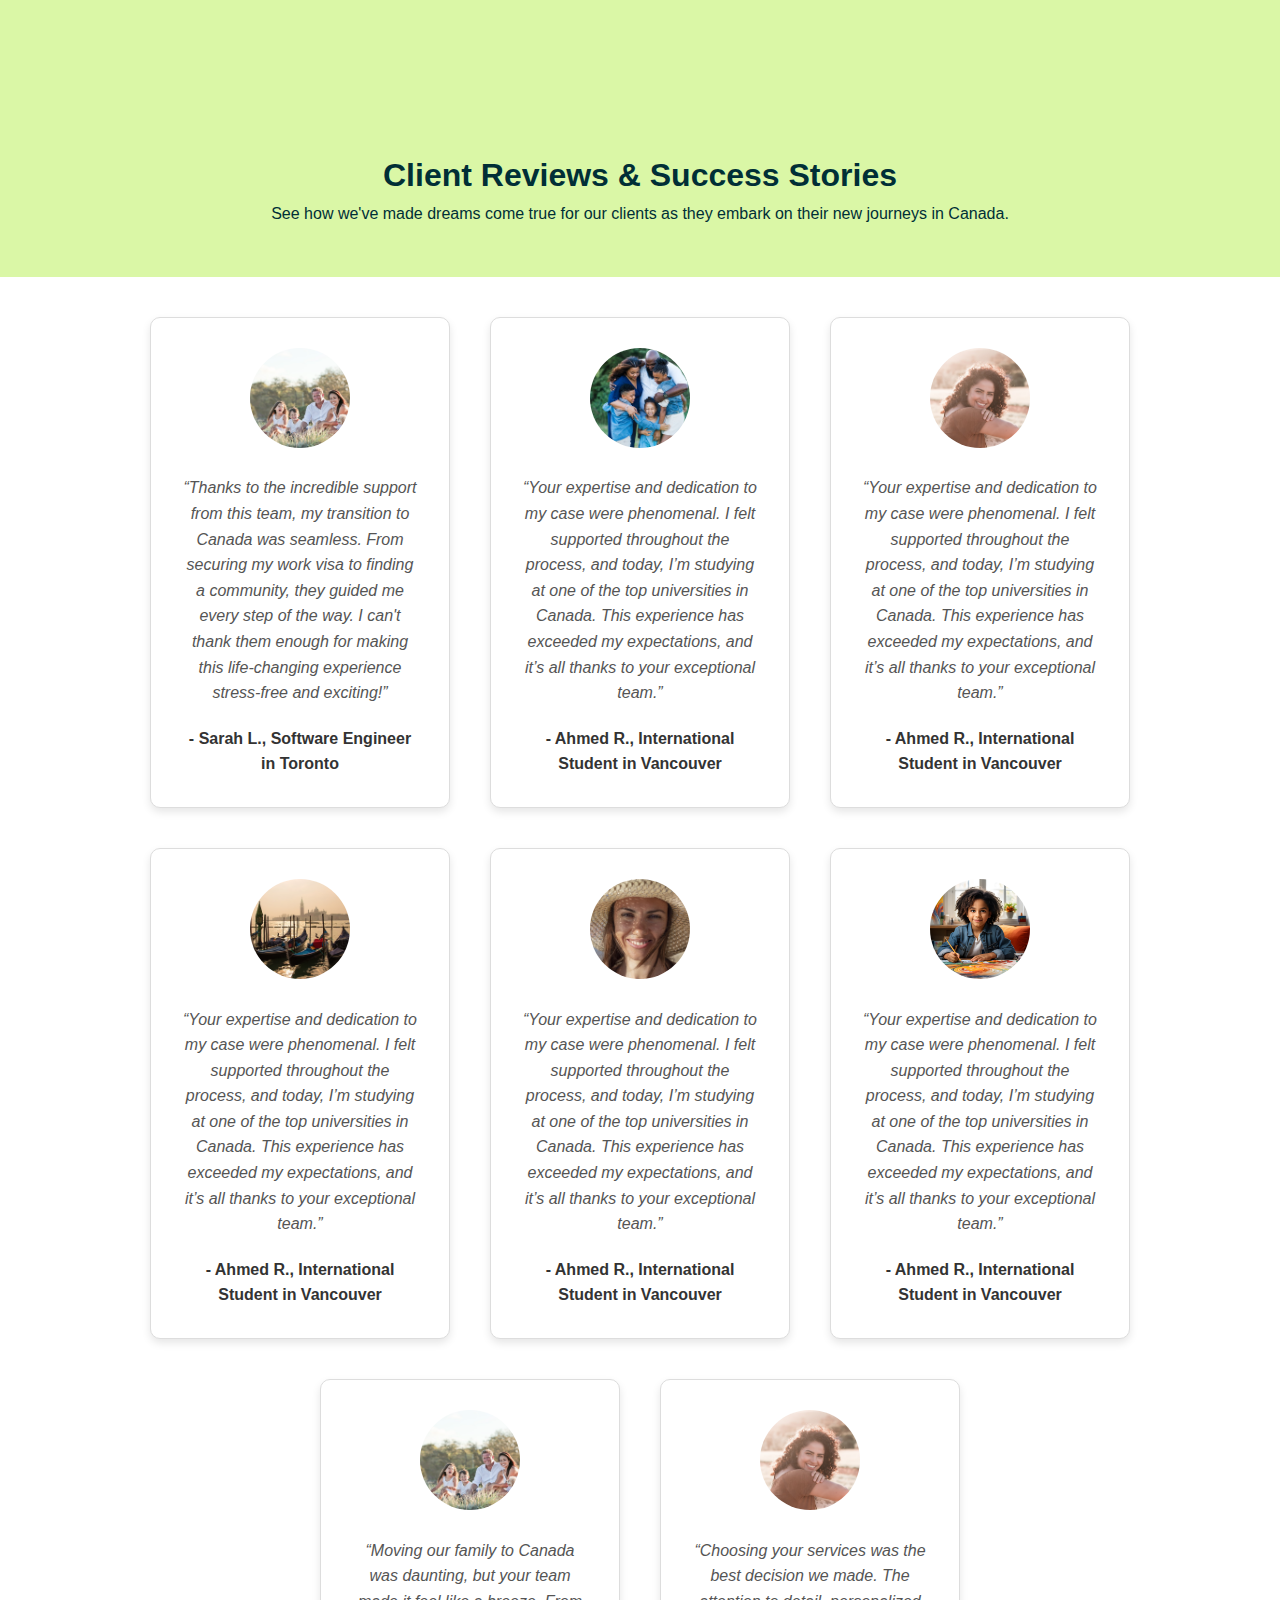
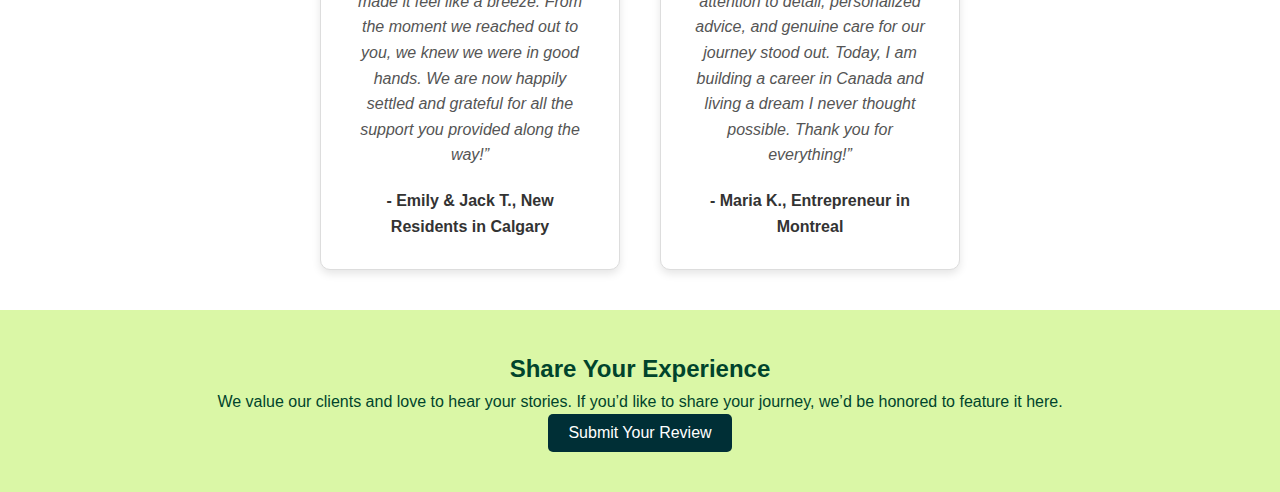
<file: review.html>
<!DOCTYPE html>
<html lang="en">
  <head>
    <meta charset="UTF-8" />
    <meta http-equiv="X-UA-Compatible" content="IE=edge" />
    <meta name="viewport" content="width=device-width, initial-scale=1.0" />
    <title>Client Reviews - Your Canadian Immigration Journey</title>
    <link rel="stylesheet" href="style.css" />
  </head>
  <body>
    <!-- Review Page Header -->
    <header class="review-header">
      <h1>Client Reviews & Success Stories</h1>
      <p>
        See how we've made dreams come true for our clients as they embark on
        their new journeys in Canada.
      </p>
    </header>

    <!-- Review Content Section -->
    <section class="reviews-section">
      <div class="review">
        <img
          src="Assets/family-6475821_640.jpg"
          alt="Client Sarah L."
          class="client-photo"
        />
        <blockquote>
          “Thanks to the incredible support from this team, my transition to
          Canada was seamless. From securing my work visa to finding a
          community, they guided me every step of the way. I can't thank them
          enough for making this life-changing experience stress-free and
          exciting!”
        </blockquote>
        <p class="client-name">- Sarah L., Software Engineer in Toronto</p>
      </div>

      <div class="review">
        <img
          src="Assets/family-7257182_640.jpg"
          alt="Client Ahmed R."
          class="client-photo"
        />
        <blockquote>
          “Your expertise and dedication to my case were phenomenal. I felt
          supported throughout the process, and today, I’m studying at one of
          the top universities in Canada. This experience has exceeded my
          expectations, and it’s all thanks to your exceptional team.”
        </blockquote>
        <p class="client-name">
          - Ahmed R., International Student in Vancouver
        </p>
      </div>

      <div class="review">
        <img
          src="Assets/sun-7350734_640.jpg"
          alt="Client Ahmed R."
          class="client-photo"
        />
        <blockquote>
          “Your expertise and dedication to my case were phenomenal. I felt
          supported throughout the process, and today, I’m studying at one of
          the top universities in Canada. This experience has exceeded my
          expectations, and it’s all thanks to your exceptional team.”
        </blockquote>
        <p class="client-name">
          - Ahmed R., International Student in Vancouver
        </p>
      </div>

      <div class="review">
        <img
          src="Assets/venice-4286696_640.jpg"
          alt="Client Ahmed R."
          class="client-photo"
        />
        <blockquote>
          “Your expertise and dedication to my case were phenomenal. I felt
          supported throughout the process, and today, I’m studying at one of
          the top universities in Canada. This experience has exceeded my
          expectations, and it’s all thanks to your exceptional team.”
        </blockquote>
        <p class="client-name">
          - Ahmed R., International Student in Vancouver
        </p>
      </div>

      <div class="review">
        <img
          src="Assets/woman-4549327_640.jpg"
          alt="Client Ahmed R."
          class="client-photo"
        />
        <blockquote>
          “Your expertise and dedication to my case were phenomenal. I felt
          supported throughout the process, and today, I’m studying at one of
          the top universities in Canada. This experience has exceeded my
          expectations, and it’s all thanks to your exceptional team.”
        </blockquote>
        <p class="client-name">
          - Ahmed R., International Student in Vancouver
        </p>
      </div>

      <div class="review">
        <img
          src="Assets/home-based-learning-8968901_1280.png"
          alt="Client Ahmed R."
          class="client-photo"
        />
        <blockquote>
          “Your expertise and dedication to my case were phenomenal. I felt
          supported throughout the process, and today, I’m studying at one of
          the top universities in Canada. This experience has exceeded my
          expectations, and it’s all thanks to your exceptional team.”
        </blockquote>
        <p class="client-name">
          - Ahmed R., International Student in Vancouver
        </p>
      </div>

      <div class="review">
        <img
          src="Assets/family-6475821_640.jpg"
          alt="Clients Emily and Jack T."
          class="client-photo"
        />
        <blockquote>
          “Moving our family to Canada was daunting, but your team made it feel
          like a breeze. From the moment we reached out to you, we knew we were
          in good hands. We are now happily settled and grateful for all the
          support you provided along the way!”
        </blockquote>
        <p class="client-name">- Emily & Jack T., New Residents in Calgary</p>
      </div>

      <div class="review">
        <img
          src="Assets/sun-7350734_640.jpg"
          alt="Client Maria K."
          class="client-photo"
        />
        <blockquote>
          “Choosing your services was the best decision we made. The attention
          to detail, personalized advice, and genuine care for our journey stood
          out. Today, I am building a career in Canada and living a dream I
          never thought possible. Thank you for everything!”
        </blockquote>
        <p class="client-name">- Maria K., Entrepreneur in Montreal</p>
      </div>
    </section>

    <!-- Blur Background -->
    <div class="blur" id="blur"></div>

    <!-- Review Form -->
    <form
      action="review.html"
      method="post"
      class="review-form"
      id="reviewForm"
    >
      <button
        type="button"
        class="close-button"
        aria-label="Close form"
        onclick="closeForm()"
      >
        X
      </button>
      <h2>YOUR REVIEW</h2>
      <label for="image">Upload your photo:</label>
      <input type="file" name="image" id="image" required />

      <label for="bio">Input your bio:</label>
      <input type="text" name="bio" id="bio" required placeholder="Fill in this field" />

      <label for="name">Input your name:</label>
      <input
        type="text"
        name="name"
        id="name"
        required
        placeholder="Firstname and Surname"
      />

      <input type="submit" name="submit" id="submit" />
    </form>

    <!-- Loading Spinner -->
    <div class="spinner" id="spinner"></div>

    <!-- Review Page Footer -->
    <footer class="review-footer">
      <h2>Share Your Experience</h2>
      <p>
        We value our clients and love to hear your stories. If you’d like to
        share your journey, we’d be honored to feature it here.
      </p>
      <button class="submit-review-button" onclick="showForm()">
        Submit Your Review
      </button>
    </footer>
  </body>
</html>
</file>
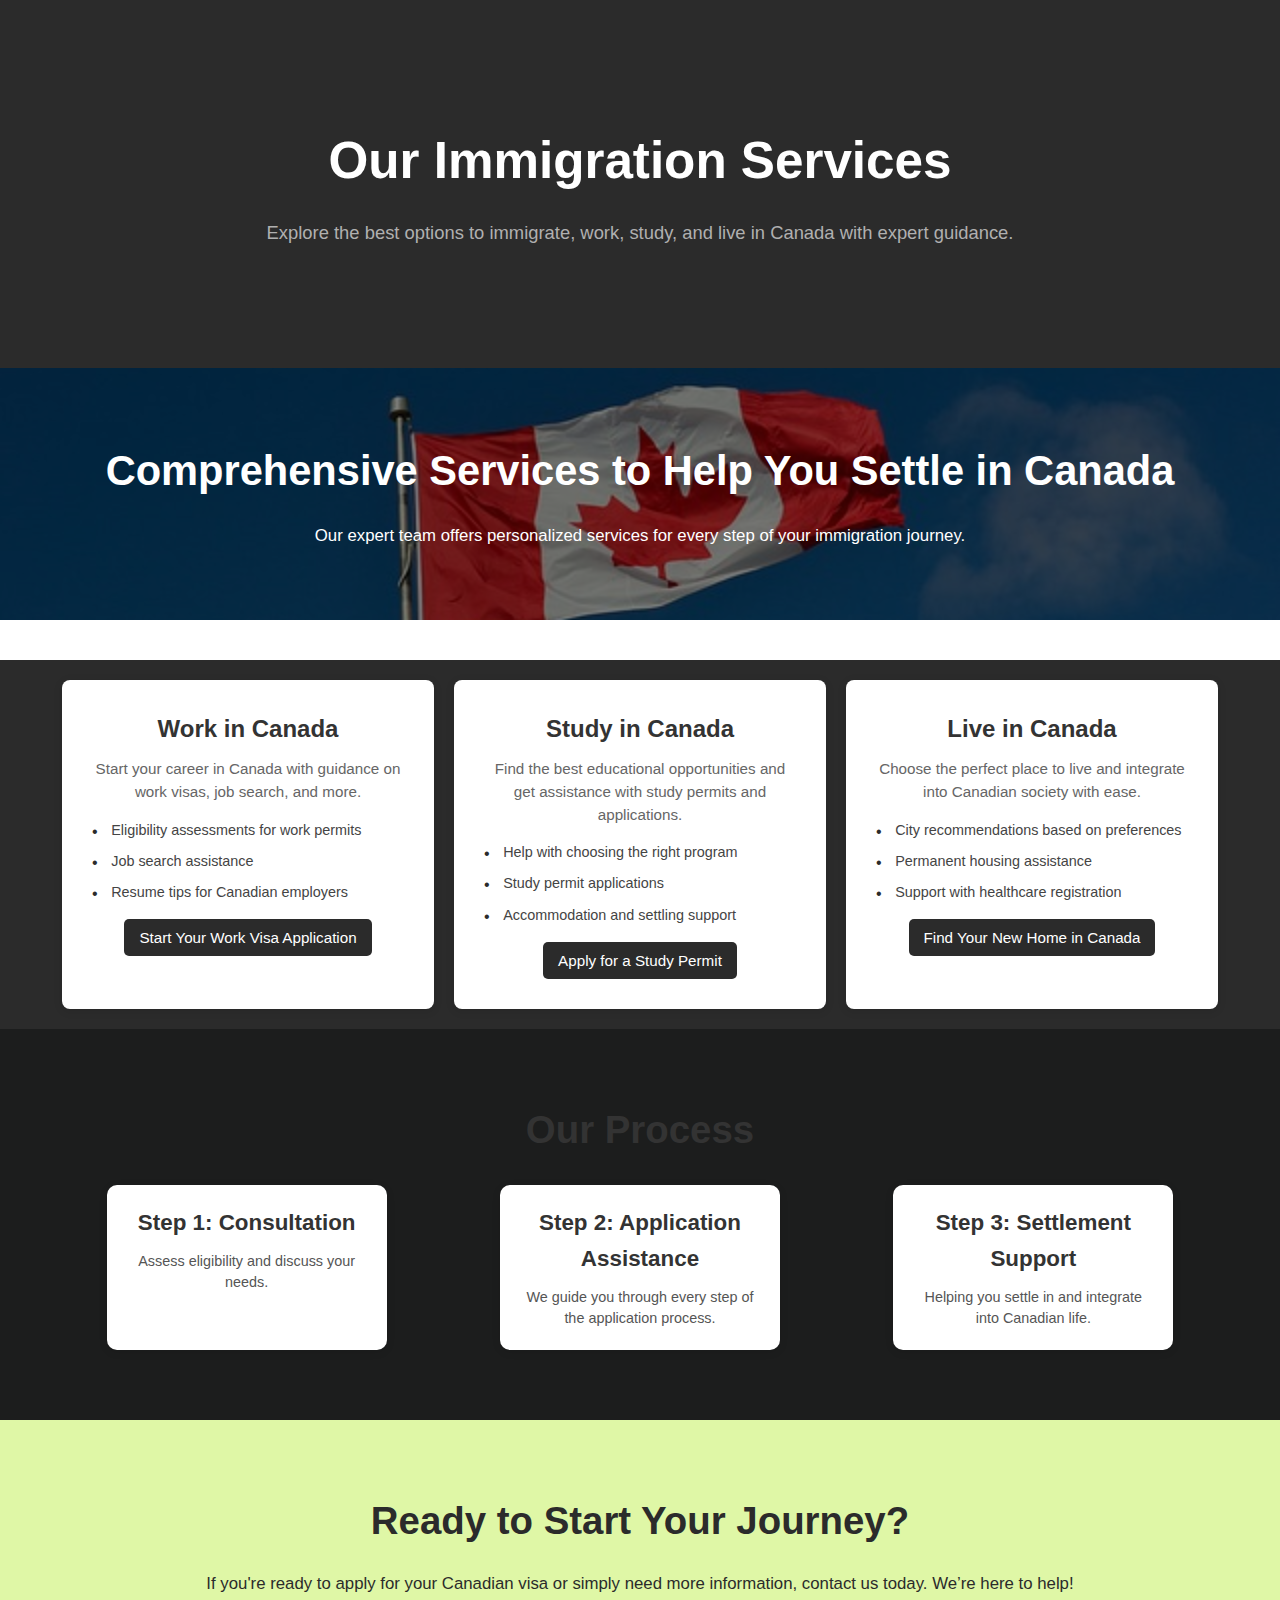
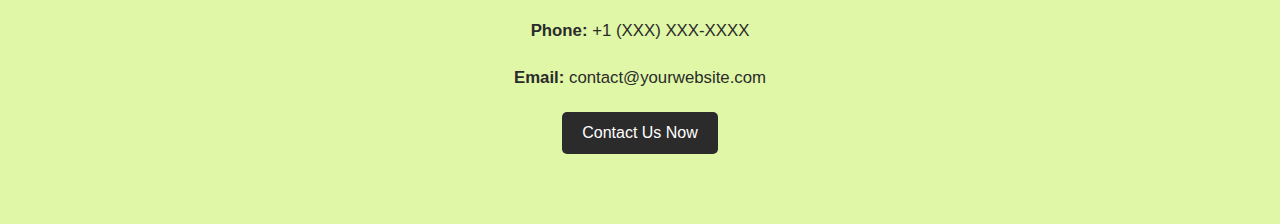
<file: services.html>
<!DOCTYPE html>
<html lang="en">
  <head>
    <meta charset="UTF-8" />
    <meta name="viewport" content="width=device-width, initial-scale=1.0" />
    <title>Our Services - Your Journey to Canada</title>
    <link rel="stylesheet" href="style.css" />
  </head>
  <body class="services-page">
    <!-- Hero Section -->
    <section class="hero-section">
      <div class="container">
        <h1>Our Immigration Services</h1>
        <p>
          Explore the best options to immigrate, work, study, and live in Canada
          with expert guidance.
        </p>
      </div>
    </section>

    <!-- Services Overview Section -->
    <section class="services-overview">
      <div class="container">
        <h2>Comprehensive Services to Help You Settle in Canada</h2>
        <p>
          Our expert team offers personalized services for every step of your
          immigration journey.
        </p>
      </div>
    </section>

    <!-- Service Detail Sections -->
    <section class="services-details">
      <div class="container-details">
        <div class="service-item">
          <h3>Work in Canada</h3>
          <p>
            Start your career in Canada with guidance on work visas, job search,
            and more.
          </p>
          <ul>
            <li>Eligibility assessments for work permits</li>
            <li>Job search assistance</li>
            <li>Resume tips for Canadian employers</li>
          </ul>
          <button class="btn-apply section-button" data-page="work-in-canada.html">Start Your Work Visa Application</button>
        </div>

        <div class="service-item">
          <h3>Study in Canada</h3>
          <p>
            Find the best educational opportunities and get assistance with
            study permits and applications.
          </p>
          <ul>
            <li>Help with choosing the right program</li>
            <li>Study permit applications</li>
            <li>Accommodation and settling support</li>
          </ul>
          <button class="btn-apply section-button" data-page="study-in-canada.html">Apply for a Study Permit</button>
        </div>

        <div class="service-item">
          <h3>Live in Canada</h3>
          <p>
            Choose the perfect place to live and integrate into Canadian society
            with ease.
          </p>
          <ul>
            <li>City recommendations based on preferences</li>
            <li>Permanent housing assistance</li>
            <li>Support with healthcare registration</li>
          </ul>
          <button class="btn-apply section-button" data-page="live-in-canada.html">Find Your New Home in Canada</button>
        </div>
      </div>
    </section>

    <!-- Process Section -->
    <section class="process-section">
      <div class="container">
        <h2>Our Process</h2>
        <div class="process-steps">
          <div class="process-step">
            <h3>Step 1: Consultation</h3>
            <p>Assess eligibility and discuss your needs.</p>
          </div>
          <div class="process-step">
            <h3>Step 2: Application Assistance</h3>
            <p>We guide you through every step of the application process.</p>
          </div>
          <div class="process-step">
            <h3>Step 3: Settlement Support</h3>
            <p>Helping you settle in and integrate into Canadian life.</p>
          </div>
        </div>
      </div>
    </section>

    <!-- Contact Section -->
    <section class="contact-section">
      <div class="container">
        <h2>Ready to Start Your Journey?</h2>
        <p>
          If you're ready to apply for your Canadian visa or simply need more
          information, contact us today. We’re here to help!
        </p>
        <p><strong>Phone:</strong> +1 (XXX) XXX-XXXX</p>
        <p><strong>Email:</strong> contact@yourwebsite.com</p>
        <button class="section-button btn-contact" data-page="contact.html">Contact Us Now</button>
      </div>
    </section>
  </body>
</html>
</file>
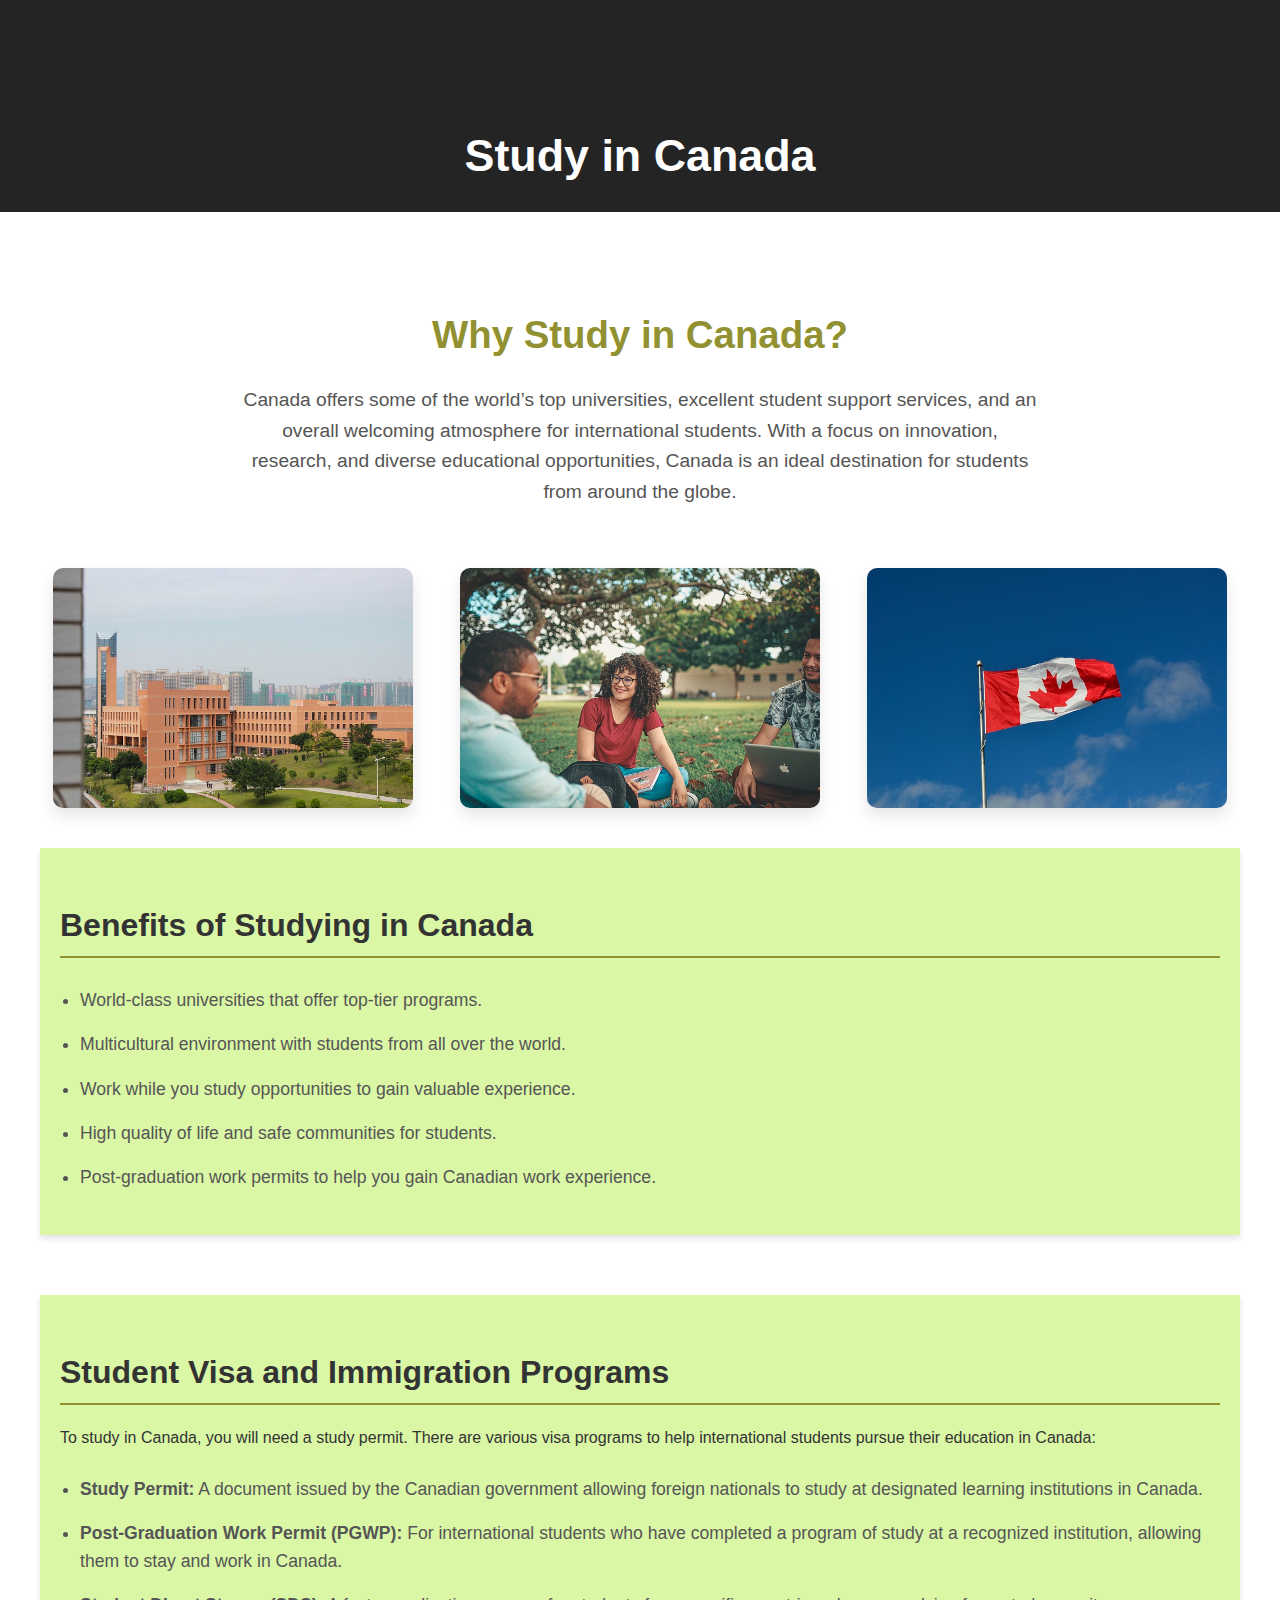
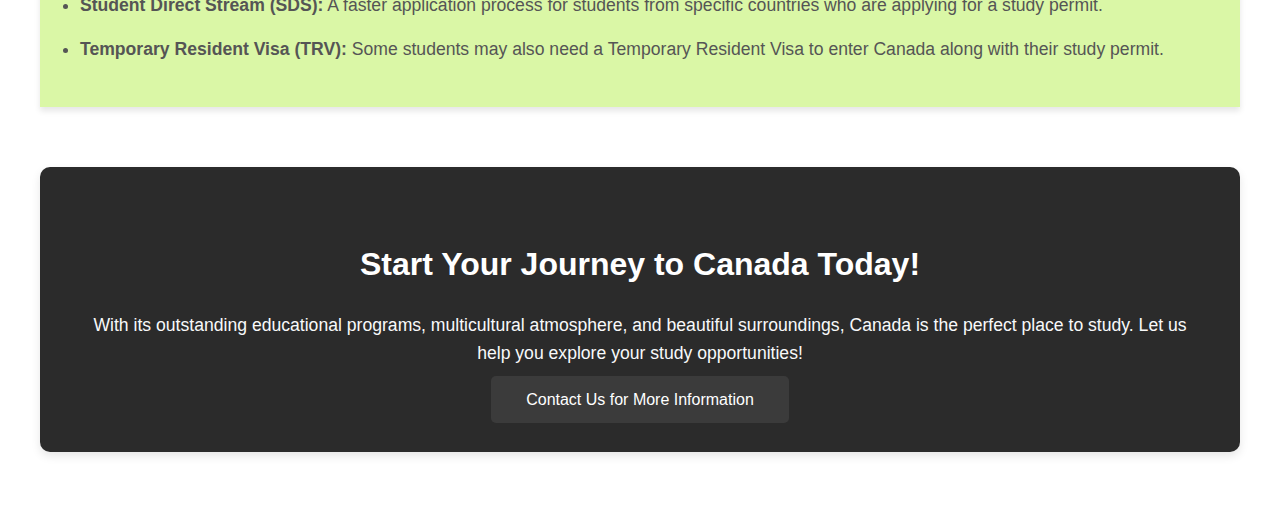
<file: study-in-canada.html>
<!DOCTYPE html>
<html lang="en">

<head>
    <meta charset="UTF-8">
    <meta name="viewport" content="width=device-width, initial-scale=1.0">
    <meta name="description" content="Explore educational opportunities in Canada, including top universities, student visas, and scholarships for international students.">
    <meta name="keywords" content="study in Canada, Canadian education, universities in Canada, international student visa, scholarships">
    <meta name="author" content="Your Name">
    <title>Study in Canada</title>
    <style>    
        body {
            font-family: 'Poppins', sans-serif;
            line-height: 1.6;
            background-color: #fff;
            color: #333;
            padding: 0;
            margin: 0;
        }
    
        header {
            background-color: #242424;
            color: #ffffff;
            padding: 20px;
            text-align: center;
        }
    
        header h1 {
            margin: 0;
            margin-top: 100px;
            font-size: 2.8rem;
            font-weight: 700;
        }
    
        .content-wrapper {
            padding: 60px 40px;
            max-width: 1200px;
            margin: auto;
        }
    
        .intro {
            text-align: center;
            margin-bottom: 60px;
        }
    
        .intro h2 {
            font-size: 2.4rem;
            font-weight: 600;
            color: #929131;
            margin-bottom: 20px;
        }
    
        .intro p {
            font-size: 1.2rem;
            color: #555;
            max-width: 800px;
            margin: 0 auto;
        }
    
        .benefits-section,
        .visa-section {
            margin-bottom: 60px;
            background-color: #daf7a6;
            padding: 20px;
            box-shadow: 0 4px 6px rgba(0, 0, 0, 0.1);
        }
    
        .benefits-section h3,
        .visa-section h3 {
            font-size: 2rem;
            color: #333;
            font-weight: 600;
            margin-bottom: 20px;
            border-bottom: 2px solid #929131;
            padding-bottom: 5px;
        }
    
        .benefits-list,
        .visa-list {
            list-style-type: disc;
            padding-left: 20px;
            color: #555;
        }
    
        .benefits-list li,
        .visa-list li {
            padding: 8px 0;
            font-size: 1.1rem;
        }
    
        .images-section {
            display: flex;
            justify-content: space-around;
            margin-bottom: 40px;
            gap: 20px;
        }
    
        .images-section img {
            width: 30%;
            border-radius: 10px;
            box-shadow: 0 8px 15px rgba(0, 0, 0, 0.1);
            transition: transform 0.3s ease, box-shadow 0.3s ease;
        }
    
        .images-section img:hover {
            transform: translateY(-5px);
            box-shadow: 0 12px 20px rgba(0, 0, 0, 0.15);
        }
    
        .cta {
            text-align: center;
            background-color: #2b2b2b;
            color: white;
            padding: 40px;
            border-radius: 10px;
            box-shadow: 0 4px 10px rgba(0, 0, 0, 0.1);
        }
    
        .cta h3 {
            font-size: 2rem;
            margin-bottom: 20px;
        }
    
        .cta p {
            font-size: 1.1rem;
            margin-bottom: 20px;
            color: #f8f9fa;
        }
    
        .cta-button {
            background-color: #3b3b3b;
            color: white;
            padding: 15px 35px;
            font-size: 1rem;
            border: none;
            border-radius: 5px;
            cursor: pointer;
            text-decoration: none;
            transition: background-color 0.3s ease;
        }
    
        .cta-button:hover {
            background-color: #4a4a4a;
        }
    
        @media (max-width: 768px) {
            .images-section {
                flex-direction: column;
                gap: 15px;
            }
    
            .images-section img {
                width: 80%;
            }
        }
    </style>
    
</head>

<body>
    <header>
        <h1>Study in Canada</h1>
    </header>

    <div class="content-wrapper">
        <div class="intro">
            <h2>Why Study in Canada?</h2>
            <p>Canada offers some of the world’s top universities, excellent student support services, and an overall welcoming atmosphere for international students. With a focus on innovation, research, and diverse educational opportunities, Canada is an ideal destination for students from around the globe.</p>
        </div>

        <!-- Image Section -->
        <div class="images-section">
            <img src="Assets/university-6537164_640.jpg" alt="Canadian University Campus">
            <img src="Assets/people-6027028_640.jpg" alt="Student Life in Canada">
            <img src="Assets/canadian-flag-1229484_640.jpg" alt="Canadian Scholarships">
        </div>

        <div class="benefits-section">
            <h3>Benefits of Studying in Canada</h3>
            <ul class="benefits-list">
                <li>World-class universities that offer top-tier programs.</li>
                <li>Multicultural environment with students from all over the world.</li>
                <li>Work while you study opportunities to gain valuable experience.</li>
                <li>High quality of life and safe communities for students.</li>
                <li>Post-graduation work permits to help you gain Canadian work experience.</li>
            </ul>
        </div>

        <div class="visa-section">
            <h3>Student Visa and Immigration Programs</h3>
            <p>To study in Canada, you will need a study permit. There are various visa programs to help international students pursue their education in Canada:</p>
            <ul class="visa-list">
                <li><strong>Study Permit:</strong> A document issued by the Canadian government allowing foreign nationals to study at designated learning institutions in Canada.</li>
                <li><strong>Post-Graduation Work Permit (PGWP):</strong> For international students who have completed a program of study at a recognized institution, allowing them to stay and work in Canada.</li>
                <li><strong>Student Direct Stream (SDS):</strong> A faster application process for students from specific countries who are applying for a study permit.</li>
                <li><strong>Temporary Resident Visa (TRV):</strong> Some students may also need a Temporary Resident Visa to enter Canada along with their study permit.</li>
            </ul>
        </div>

        <div class="cta">
            <h3>Start Your Journey to Canada Today!</h3>
            <p>With its outstanding educational programs, multicultural atmosphere, and beautiful surroundings, Canada is the perfect place to study. Let us help you explore your study opportunities!</p>
            <a href="#" class="section-button cta-button" data-page="contact.html">Contact Us for More Information</a>
        </div>
    </div>
</body>

</html>
</file>
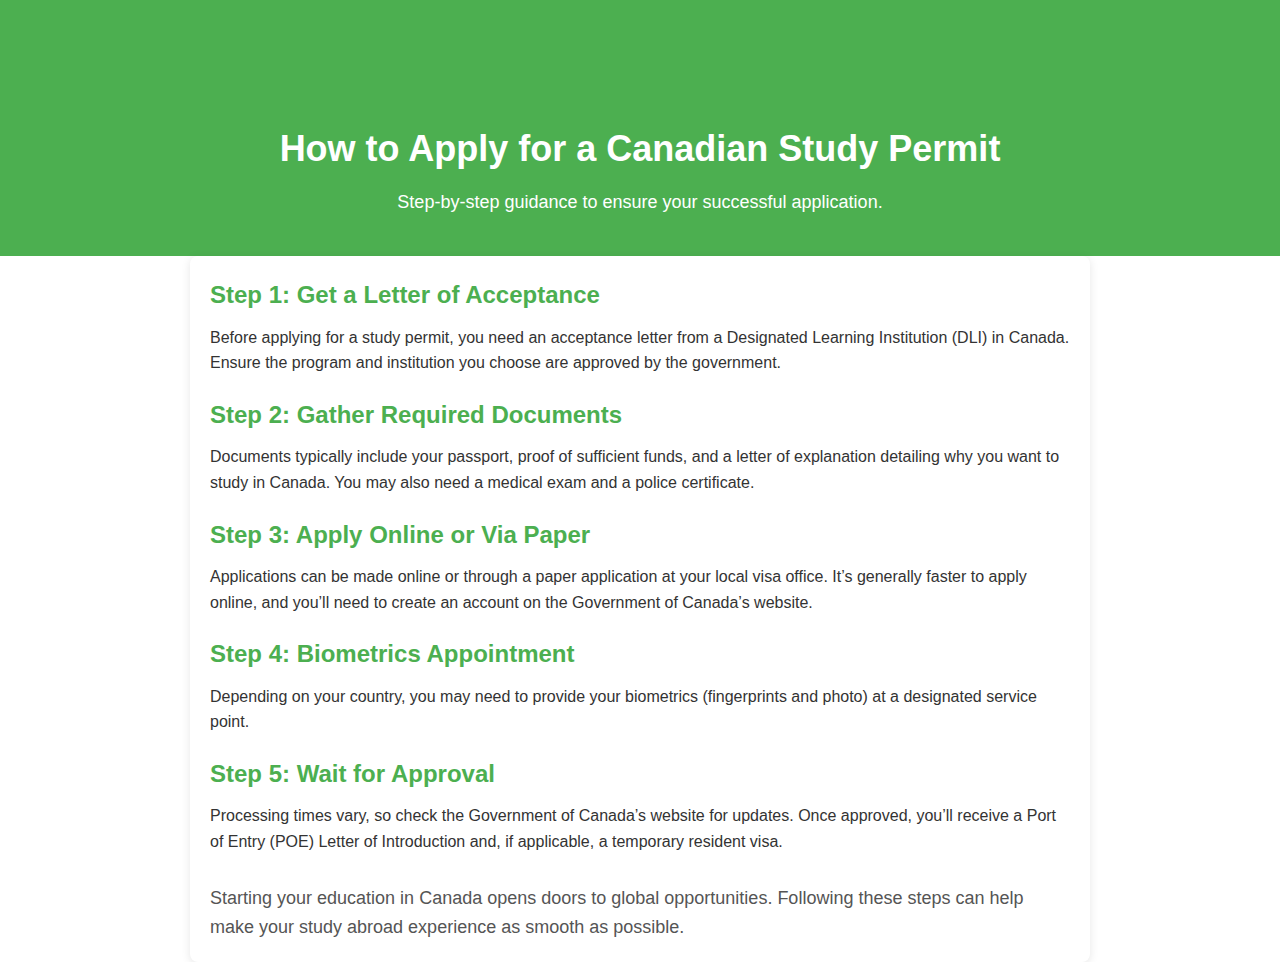
<file: study-permit-guide.html>
<!DOCTYPE html>
<html lang="en">
<head>
  <meta charset="UTF-8">
  <meta http-equiv="X-UA-Compatible" content="IE=edge">
  <meta name="viewport" content="width=device-width, initial-scale=1.0">
  <title>How to Apply for a Canadian Study Permit</title>
  <link rel="stylesheet" href="style.css">
</head>
<body>
  <header class="article-header">
    <h1 class="article-title">How to Apply for a Canadian Study Permit</h1>
    <p class="article-subtitle">Step-by-step guidance to ensure your successful application.</p>
  </header>

  <main class="article-body">
    <section class="article-section">
      <h2 class="section-title">Step 1: Get a Letter of Acceptance</h2>
      <p class="section-content">Before applying for a study permit, you need an acceptance letter from a Designated Learning Institution (DLI) in Canada. Ensure the program and institution you choose are approved by the government.</p>
    </section>

    <section class="article-section">
      <h2 class="section-title">Step 2: Gather Required Documents</h2>
      <p class="section-content">Documents typically include your passport, proof of sufficient funds, and a letter of explanation detailing why you want to study in Canada. You may also need a medical exam and a police certificate.</p>
    </section>

    <section class="article-section">
      <h2 class="section-title">Step 3: Apply Online or Via Paper</h2>
      <p class="section-content">Applications can be made online or through a paper application at your local visa office. It’s generally faster to apply online, and you’ll need to create an account on the Government of Canada’s website.</p>
    </section>

    <section class="article-section">
      <h2 class="section-title">Step 4: Biometrics Appointment</h2>
      <p class="section-content">Depending on your country, you may need to provide your biometrics (fingerprints and photo) at a designated service point.</p>
    </section>

    <section class="article-section">
      <h2 class="section-title">Step 5: Wait for Approval</h2>
      <p class="section-content">Processing times vary, so check the Government of Canada’s website for updates. Once approved, you’ll receive a Port of Entry (POE) Letter of Introduction and, if applicable, a temporary resident visa.</p>
    </section>

    <p class="article-conclusion">Starting your education in Canada opens doors to global opportunities. Following these steps can help make your study abroad experience as smooth as possible.</p>
  </main>
</body>
</html>
</file>
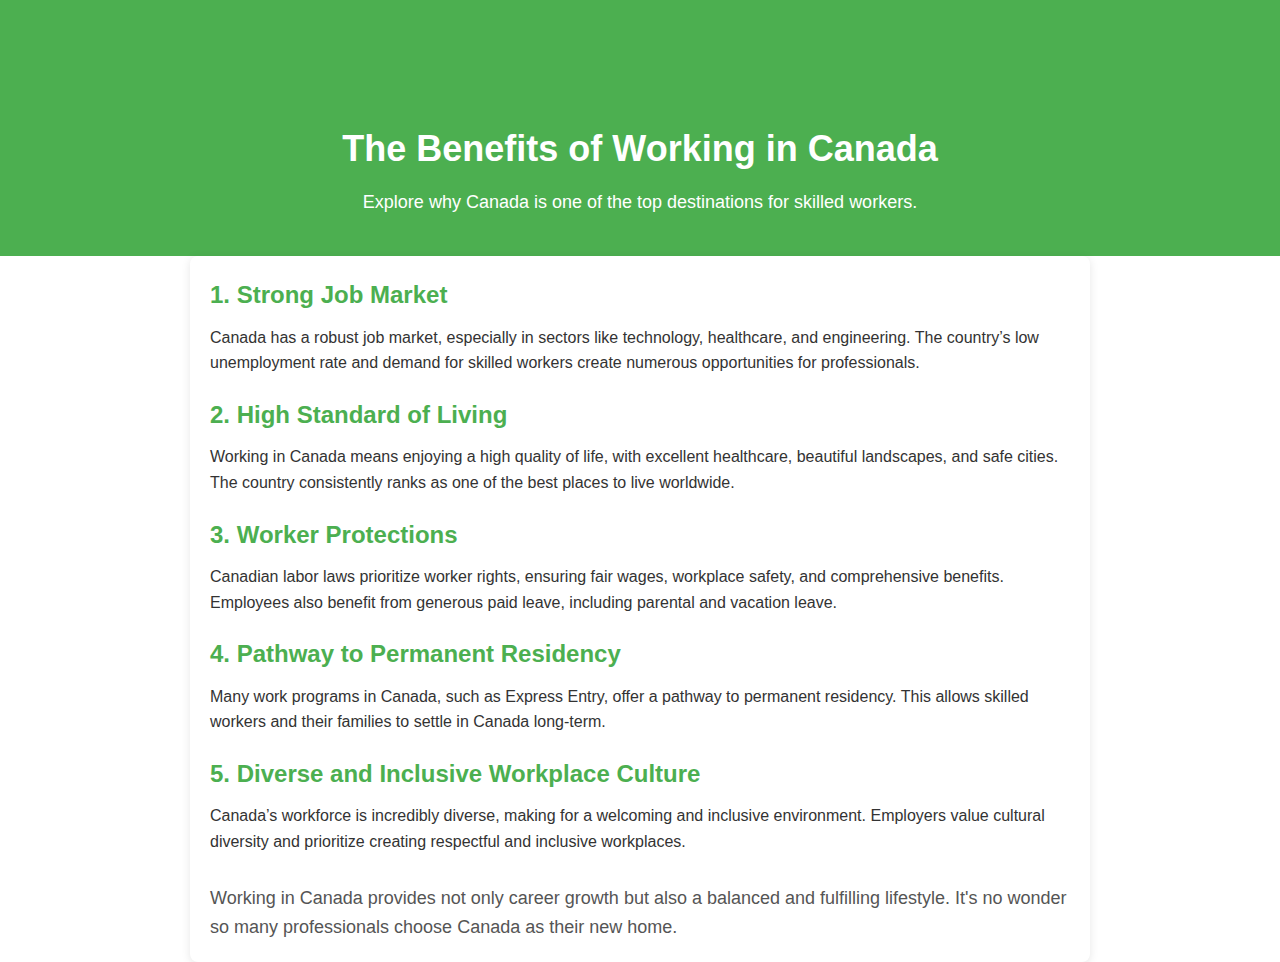
<file: work-benefits.html>
<!DOCTYPE html>
<html lang="en">
<head>
  <meta charset="UTF-8">
  <meta http-equiv="X-UA-Compatible" content="IE=edge">
  <meta name="viewport" content="width=device-width, initial-scale=1.0">
  <title>The Benefits of Working in Canada</title>
  <link rel="stylesheet" href="style.css">
</head>
<body>
  <header class="article-header">
    <h1 class="article-title">The Benefits of Working in Canada</h1>
    <p class="article-subtitle">Explore why Canada is one of the top destinations for skilled workers.</p>
  </header>

  <main class="article-body">
    <section class="article-section">
      <h2 class="section-title">1. Strong Job Market</h2>
      <p class="section-content">Canada has a robust job market, especially in sectors like technology, healthcare, and engineering. The country’s low unemployment rate and demand for skilled workers create numerous opportunities for professionals.</p>
    </section>

    <section class="article-section">
      <h2 class="section-title">2. High Standard of Living</h2>
      <p class="section-content">Working in Canada means enjoying a high quality of life, with excellent healthcare, beautiful landscapes, and safe cities. The country consistently ranks as one of the best places to live worldwide.</p>
    </section>

    <section class="article-section">
      <h2 class="section-title">3. Worker Protections</h2>
      <p class="section-content">Canadian labor laws prioritize worker rights, ensuring fair wages, workplace safety, and comprehensive benefits. Employees also benefit from generous paid leave, including parental and vacation leave.</p>
    </section>

    <section class="article-section">
      <h2 class="section-title">4. Pathway to Permanent Residency</h2>
      <p class="section-content">Many work programs in Canada, such as Express Entry, offer a pathway to permanent residency. This allows skilled workers and their families to settle in Canada long-term.</p>
    </section>

    <section class="article-section">
      <h2 class="section-title">5. Diverse and Inclusive Workplace Culture</h2>
      <p class="section-content">Canada’s workforce is incredibly diverse, making for a welcoming and inclusive environment. Employers value cultural diversity and prioritize creating respectful and inclusive workplaces.</p>
    </section>

    <p class="article-conclusion">Working in Canada provides not only career growth but also a balanced and fulfilling lifestyle. It's no wonder so many professionals choose Canada as their new home.</p>
  </main>
</body>
</html>
</file>
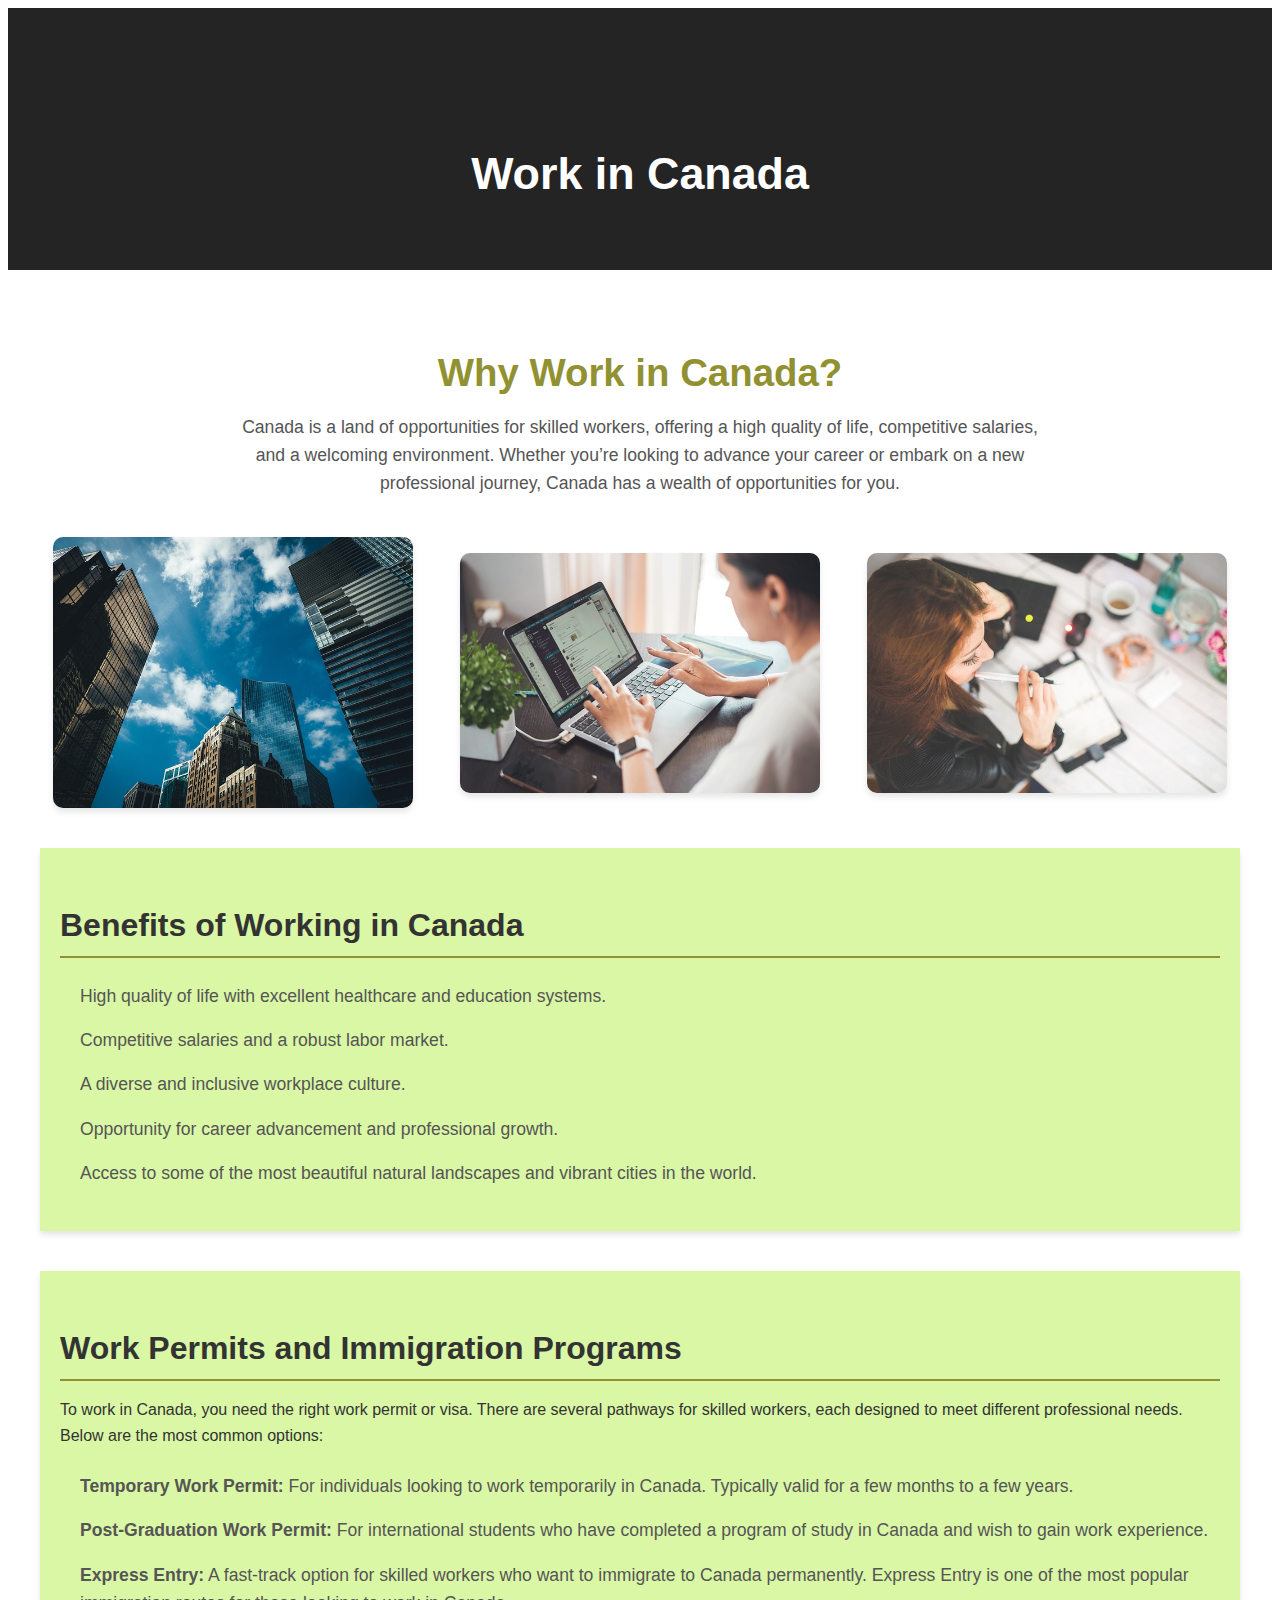
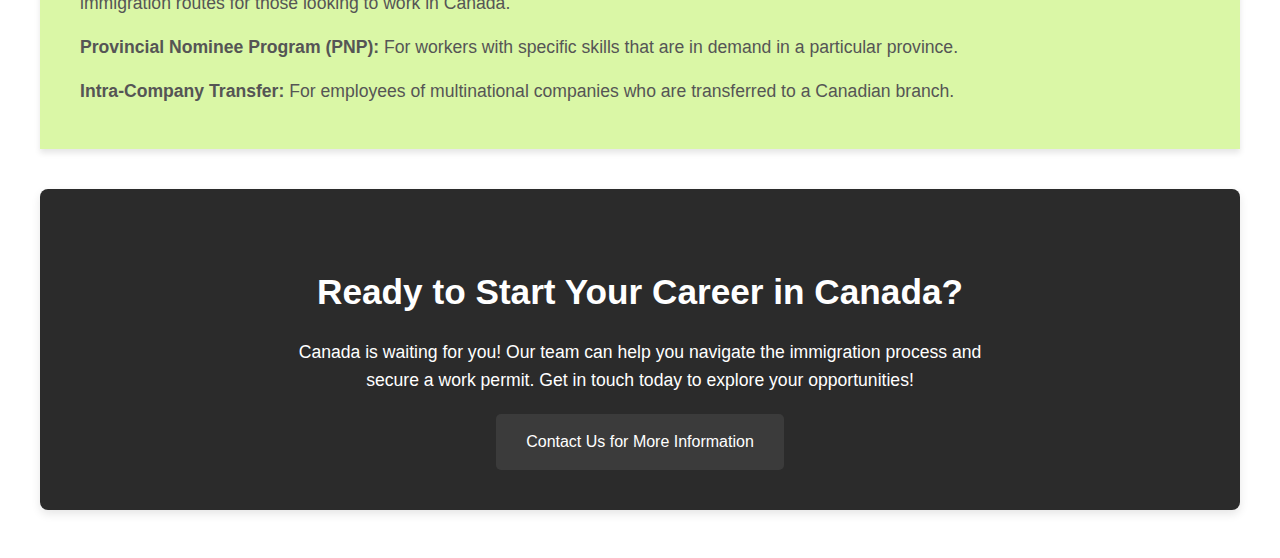
<file: work-in-canada.html>
<!DOCTYPE html>
<html lang="en">

<head>
    <meta charset="UTF-8">
    <meta name="viewport" content="width=device-width, initial-scale=1.0">
    <meta name="description" content="Explore opportunities to work in Canada, including job offers, work permits, and career growth options in Canada's thriving economy.">
    <meta name="keywords" content="work in Canada, Canadian job opportunities, work permit, skilled workers, Canadian immigration">
    <meta name="author" content="Your Name">
    <title>Work in Canada</title>
    <style>
    
        body {
            font-family: 'Poppins', sans-serif;
            background-color: #fff;
            color: #333;
            line-height: 1.6;
        }
    
        header {
            background-color: #242424;
            color: #ffffff;
            padding: 30px 0;
            text-align: center;
        }
    
        header h1 {
            font-size: 2.8rem;
            font-weight: 700;
            margin-top: 100px;
        }
    
        .content-wrapper {
            padding: 40px 20px;
            max-width: 1200px;
            margin: auto;
        }
    
        .intro {
            text-align: center;
            margin-bottom: 40px;
        }
    
        .intro h2 {
            font-size: 2.4rem;
            font-weight: 600;
            color: #929131;
            margin-bottom: 10px;
        }
    
        .intro p {
            font-size: 1.1rem;
            color: #555;
            max-width: 800px;
            margin: auto;
        }
    
        .images-section {
            display: flex;
            justify-content: space-around;
            align-items: center;
            margin-bottom: 40px;
            gap: 20px;
        }
    
        .images-section img {
            width: 30%;
            border-radius: 10px;
            box-shadow: 0 4px 6px rgba(0, 0, 0, 0.1);
            transition: transform 0.3s, box-shadow 0.3s;
        }
    
        .images-section img:hover {
            transform: translateY(-5px);
            box-shadow: 0 6px 12px rgba(0, 0, 0, 0.15);
        }
        
        .benefits-section,
        .work-permits-section {
            margin-bottom: 40px;
            background-color: #daf7a6;
            padding: 20px;
            box-shadow: 0 4px 6px rgba(0, 0, 0, 0.1);
        }
    
        .benefits-section h3,
        .work-permits-section h3 {
            font-size: 2rem;
            color: #333;
            font-weight: 600;
            margin-bottom: 15px;
            border-bottom: 2px solid #929131;
            padding-bottom: 5px;
        }
    
        .benefits-list,
        .permit-list {
            list-style: disc;
            padding-left: 20px;
            color: #555;
        }

        .benefits-list li,
        .permit-list li {
            padding: 8px 0;
            font-size: 1.1rem;
            list-style: none;
        }
    
        .permit-list li strong {
            color: #555;
        }
    
        .cta {
            background-color: #2b2b2b;
            color: white;
            text-align: center;
            padding: 40px 20px;
            border-radius: 8px;
            box-shadow: 0 4px 10px rgba(0, 0, 0, 0.1);
        }
    
        .cta h3 {
            font-size: 2.2rem;
            margin-bottom: 15px;
        }
    
        .cta p {
            font-size: 1.1rem;
            margin-bottom: 20px;
            max-width: 700px;
            margin-left: auto;
            margin-right: auto;
        }
    
        .cta-button {
            background-color: #3b3b3b;
            color: #ffffff;
            padding: 15px 30px;
            font-size: 1rem;
            border: none;
            border-radius: 5px;
            cursor: pointer;
            text-decoration: none;
            transition: background-color 0.3s;
            display: inline-block;
        }
    
        .cta-button:hover {
            background-color: #4a4a4a;
        }
    
        @media (max-width: 768px) {
            .images-section {
                flex-direction: column;
                gap: 15px;
            }
    
            .images-section img {
                width: 80%;
            }
        }
    </style>
      
</head>

<body>
    <header>
        <h1>Work in Canada</h1>
    </header>

    <div class="content-wrapper">
        <div class="intro">
            <h2>Why Work in Canada?</h2>
            <p>Canada is a land of opportunities for skilled workers, offering a high quality of life, competitive salaries, and a welcoming environment. Whether you’re looking to advance your career or embark on a new professional journey, Canada has a wealth of opportunities for you.</p>
        </div>

        <!-- Image Section -->
        <div class="images-section">
            <img src="Assets/buildings-4621816_640.jpg" alt="City in Canada">
            <img src="Assets/telework-6795505_640.jpg" alt="Job Setting in Canada">
            <img src="Assets/working-791849_640.jpg" alt="Office Work Environment">
        </div>

        <div class="benefits-section">
            <h3>Benefits of Working in Canada</h3>
            <ul class="benefits-list">
                <li>High quality of life with excellent healthcare and education systems.</li>
                <li>Competitive salaries and a robust labor market.</li>
                <li>A diverse and inclusive workplace culture.</li>
                <li>Opportunity for career advancement and professional growth.</li>
                <li>Access to some of the most beautiful natural landscapes and vibrant cities in the world.</li>
            </ul>
        </div>

        <div class="work-permits-section">
            <h3>Work Permits and Immigration Programs</h3>
            <p>To work in Canada, you need the right work permit or visa. There are several pathways for skilled workers, each designed to meet different professional needs. Below are the most common options:</p>
            <ul class="permit-list">
                <li><strong>Temporary Work Permit:</strong> For individuals looking to work temporarily in Canada. Typically valid for a few months to a few years.</li>
                <li><strong>Post-Graduation Work Permit:</strong> For international students who have completed a program of study in Canada and wish to gain work experience.</li>
                <li><strong>Express Entry:</strong> A fast-track option for skilled workers who want to immigrate to Canada permanently. Express Entry is one of the most popular immigration routes for those looking to work in Canada.</li>
                <li><strong>Provincial Nominee Program (PNP):</strong> For workers with specific skills that are in demand in a particular province.</li>
                <li><strong>Intra-Company Transfer:</strong> For employees of multinational companies who are transferred to a Canadian branch.</li>
            </ul>
        </div>

        <div class="cta">
            <h3>Ready to Start Your Career in Canada?</h3>
            <p>Canada is waiting for you! Our team can help you navigate the immigration process and secure a work permit. Get in touch today to explore your opportunities!</p>
            
                <a href="#" class="section-button cta-button" data-page="contact.html">Contact Us for More Information</a>
            
        </div>
    </div>
</body>

</html>
</file>
<file: style.css>
/* Global Reset */
* {
  margin: 0;
  padding: 0;
  box-sizing: border-box;
}

body {
  font-family: "Poppins", sans-serif;
  line-height: 1.6;
  color: #333;
}

/* Navigation Styling */
nav {
  /* background-color: rgba(204, 82, 11, 0.87); */
  background-color: rgba(190, 148, 71, 0.6);
  height: 100px;
  display: flex;
  align-items: center;
  justify-content: space-between;
  padding: 0 20px;
  position: fixed;
  width: 100%;
  z-index: 10;
}

nav .logo {
  font-size: 1.5rem;
  font-weight: bold;
}

.logo a {
  color: white;
  text-decoration: none;
}

nav .menu-toggle {
  display: none;
  font-size: 2rem;
  color: white;
  cursor: pointer;
}

nav ul {
  display: flex;
  list-style: none;
  gap: 40px;
}

nav ul li {
  position: relative;
}

nav ul li a {
  color: white;
  text-decoration: none;
  font-size: 1.2rem;
  font-weight: bold;
  padding: 8px 16px;
  transition: color 0.3s ease;
}

nav ul li a:hover {
  color: #daf7a6;
}

/* Add an arrow to the dropdown link */
nav ul li.dropdown > a::after {
  content: "▼"; /* Arrow symbol */
  font-size: 0.8rem;
  color: white;
  margin-left: 5px;
  transition: transform 0.3s ease;
}

/* Rotate the arrow when hovering over the dropdown */
nav ul li.dropdown:hover > a::after {
  transform: rotate(180deg);
}

/* Dropdown Styling */
.dropdown-content {
  display: none;
  position: absolute;
  top: 100%;
  left: 0;
  background-color: #2b2b2b;
  min-width: 160px;
  box-shadow: 0px 8px 16px rgba(0, 0, 0, 0.2);
  z-index: 1;
  border-radius: 4px;
  transition: opacity 0.3s ease, visibility 0.3s ease;
}

.dropdown-content li {
  width: 100%;
}

.dropdown-content a {
  padding: 12px 16px;
  display: block;
  color: white;
  text-align: left;
  transition: background-color 0.3s ease;
}

.dropdown-content a:hover {
  background-color: rgba(190, 148, 71, 0.6);
}

.dropdown:hover .dropdown-content {
  display: block;
}

/* Arrow Styling */
.dropbtn::after {
  content: "▼";
  font-size: 0.8rem;
  color: white;
  margin-left: 5px;
  transition: transform 0.3s ease;
}

/* Rotate Arrow when Dropdown is Open */
.dropdown.open .dropbtn::after {
  transform: rotate(180deg);
}

/* Responsive Navigation */
@media (max-width: 768px) {
  nav {
    height: auto;
    flex-direction: column;
    align-items: flex-start;
  }

  nav .menu-toggle {
    display: block;
  }

  nav ul {
    flex-direction: column;
    gap: 15px;
    display: none;
    width: 100%;
  }

  nav ul.active {
    display: flex;
  }

  nav ul li {
    width: 100%;
  }

  nav ul li a {
    font-size: 1rem;
    padding: 10px;
  }
}

/* Hero Section */
.hero {
  background: url("Assets/Handmade Pottery.png") center/cover no-repeat,
    rgba(0, 0, 0, 0.5);
  background-blend-mode: overlay;
  color: white;
  text-align: center;
  padding: 150px 20px;
}

.hero h1 {
  font-size: 2.5rem;
  margin-bottom: 10px;
}

.hero p {
  font-size: 1.2rem;
  margin-bottom: 20px;
}

.hero button {
  padding: 10px 20px;
  background-color: #daf7a6;
  border: none;
  cursor: pointer;
  font-weight: bold;
  transition: background-color 0.3s;
}

.hero button:hover {
  background-color: rgba(190, 148, 71, 0.6);
  color: white;
}

/* Immigration Section */
.immigrate {
  background-color: #daf7a6;
  padding: 60px;
  border-radius: 15px;
  box-shadow: 0 10px 30px rgba(0, 0, 0, 0.1);
  text-align: center;
}

.content-wrapper {
  max-width: 800px;
  margin: 0 auto;
}

.immigrate h2 {
  font-size: 2.8rem;
  color: #333;
  font-weight: 700;
  margin-bottom: 20px;
}

.immigrate p {
  font-size: 1.1rem;
  color: #444;
  line-height: 1.8;
  margin-bottom: 30px;
}

.immigrate h3 {
  font-size: 2rem;
  color: #555;
  margin-top: 40px;
  margin-bottom: 20px;
}

.benefits-list,
.services-list {
  list-style: none;
  padding: 0;
  margin: 0;
}

.benefits-list li,
.services-list li {
  font-size: 1rem;
  color: #555;
  margin-bottom: 10px;
  line-height: 1.6;
}

.immigrate strong {
  color: #000;
}

.immigrate button {
  background-color: #2b2b2b;
  color: #fff;
  border: none;
  padding: 15px 30px;
  font-size: 1.1rem;
  border-radius: 25px;
  cursor: pointer;
  transition: background-color 0.3s, transform 0.3s;
}

.immigrate button:hover {
  background-color: #929131;
  transform: translateY(-5px);
}

/* About Us Section */
.about {
  background-color: #2b2b2b;
  color: #949494;
}

.about,
.services,
.testimonials,
.blog,
.contact {
  padding: 50px 20px;
  text-align: center;
}

.about h2,
.services h2,
.testimonials h2,
.blog h2,
.contact h2 {
  font-size: 2rem;
  margin-bottom: 20px;
}

.about p,
.contact p {
  font-size: 1rem;
  margin-bottom: 20px;
}

.about ul {
  list-style: none;
  display: flex;
  justify-content: center;
  gap: 20px;
  margin-bottom: 20px;
}

.about li {
  font-weight: bold;
}

.about button,
.services button,
.testimonials button,
.blog button,
.contact button {
  padding: 10px 20px;
  background-color: #daf7a6;
  border: none;
  border-radius: 10px;
  cursor: pointer;
  font-weight: bold;
  transition: background-color 0.3s, transform 0.3s;
}

.about button:hover,
.contact button:hover {
  background-color: #929131;
  color: white;
  transform: translateY(-5px);
}
.services button:hover,
.testimonials button:hover,
.blog button:hover {
  background-color: #adab3b;
  color: white;
  transform: translateY(-5px);
}

/* Services Section */
.services {
  background-color: #515844;
  padding: 20px;
}

.service-cards {
  display: flex;
  justify-content: space-around;
  gap: 20px;
  flex-wrap: wrap;
}

.service-card {
  background-color: #fff;
  padding: 15px;
  border-radius: 10px;
  text-align: center;
  box-shadow: 0 4px 15px rgba(0, 0, 0, 0.1);
  flex: 1;
  transition: transform 0.3s;
}

.service-card:hover {
  transform: translateY(-10px);
}

.service-card img {
  height: 150px;
  object-fit: cover;
  margin-bottom: 10px;
}

.service-card h3 {
  margin-bottom: 10px;
  color: #333;
}

.service-card p {
  color: #666;
}

.services button {
  margin-top: 20px;
}

/* Blog Section */
.blog {
  background-color: #adbb93;
}

.blog-post {
  background-color: #f9f9f9;
  padding: 20px;
  margin: 10px;
  border-radius: 8px;
  box-shadow: 0 4px 8px rgba(0, 0, 0, 0.1);
  transition: transform 0.3s;
}

.blog-post:hover {
  transform: translateY(-5px);
}

.blog-post h3 {
  font-size: 1.5rem;
  margin-bottom: 10px;
}

/* Testimonials */
.testimonial {
  background-color: #daf7a6;
  padding: 15px;
  border-radius: 10px;
  box-shadow: 0 4px 15px rgba(0, 0, 0, 0.1);
  text-align: center;
  margin-bottom: 20px;
}

.testimonial img {
  height: 100px;
  width: 100px;
  border-radius: 50%;
  object-fit: cover;
  margin-bottom: 10px;
}

.testimonial p {
  font-style: italic;
}

/* Contact Section */
.contact {
  background-color: #475844;
  color: white;
}

.contact p {
  margin-bottom: 10px;
}

/* Footer Section */
footer {
  background-color: #2b2b2b;
  color: white;
  padding: 40px 20px;
  text-align: center;
}

.footer-content {
  display: flex;
  justify-content: space-around;
  flex-wrap: wrap;
}

.footer-section {
  margin: 10px;
  max-width: 300px;
}

.footer-section h3 {
  font-size: 1.5rem;
  margin-bottom: 15px;
  color: #929131;
}

.footer-section p {
  font-size: 0.9rem;
  line-height: 1.5;
}

.icon-link {
  color: #adab3b;
  font-size: 1.5rem;
  transition: color 0.3s;
  margin: 20px;
}

.icon-link:hover {
  color: #929131;
}

.footer-section ul {
  list-style: none;
  padding: 0;
}

.footer-section ul li {
  margin-bottom: 10px;
}

.footer-section ul li a {
  color: white;
  text-decoration: none;
  font-size: 0.9rem;
  transition: color 0.3s;
}

.footer-section ul li a:hover {
  color: #daf7a6;
}

/* Media Queries for Responsiveness */
@media (max-width: 1024px) {
  nav ul {
    gap: 20px;
  }

  .hero h1 {
    margin-top: 50px;
    font-size: 2rem;
  }

  .hero p {
    font-size: 1rem;
  }

  .immigrate h2 {
    font-size: 2.2rem;
  }

  .immigrate p,
  .benefits-list li,
  .services-list li {
    font-size: 0.9rem;
  }
}

@media (max-width: 768px) {
  nav ul {
    flex-direction: column;
    align-items: center;
    gap: 15px;
  }

  nav {
    height: auto;
    padding: 15px 0;
  }

  .hero {
    padding: 100px 20px;
  }

  .hero h1 {
    font-size: 1.8rem;
  }

  .hero p {
    font-size: 1rem;
  }

  .hero button {
    padding: 8px 16px;
    font-size: 1rem;
  }

  .service-cards {
    flex-direction: column;
    gap: 15px;
  }

  .about ul {
    flex-direction: column;
    gap: 10px;
  }
}

@media (max-width: 576px) {
  .hero {
    padding: 80px 10px;
  }

  .hero h1 {
    font-size: 1.6rem;
  }

  .hero p {
    font-size: 0.9rem;
  }

  .hero button {
    padding: 6px 14px;
    font-size: 0.9rem;
  }

  .service-cards {
    flex-direction: column;
    align-items: center;
  }

  .service-card {
    max-width: 90%;
  }

  .immigrate {
    padding: 40px 15px;
  }

  .immigrate h2 {
    font-size: 2rem;
  }

  .immigrate p {
    font-size: 0.85rem;
  }

  .footer-content {
    flex-direction: column;
    align-items: center;
  }

  .footer-section {
    max-width: 90%;
    text-align: center;
  }
}

/* service section */
/* Container */
.container {
  max-width: 1200px;
  margin: 0 auto;
  padding: 20px;
}

.container-details {
  display: flex;
  flex-wrap: wrap;
  justify-content: center;
  margin: 0 auto;
  padding: 20px;
  gap: 20px;
  background-color: #2b2b2b;
}

/* Hero Section */
.hero-section {
  background-color: #2b2b2b;
  color: #ffffff;
  padding: 100px 20px;
  text-align: center;
}

.hero-section h1 {
  font-size: 3.2rem;
  font-weight: 800;
  margin-bottom: 15px;
}

.hero-section p {
  font-size: 1.15rem;
  line-height: 1.7;
  max-width: 750px;
  margin: 0 auto;
  color: #b0b0b0;
}

/* Services Overview Section */
.services-overview {
  background: url("Assets/canadian-flag-1229484_640.jpg") no-repeat center
    center rgba(0, 0, 0, 0.5);
  background-blend-mode: overlay;
  background-size: cover;
  color: #fff;
  padding: 50px 20px;
  text-align: center;
}

.services-overview h2 {
  font-size: 2.6rem;
  font-weight: 700;
  margin-bottom: 18px;
}

.services-overview p {
  font-size: 1.05rem;
  line-height: 1.6;
  max-width: 700px;
  margin: 0 auto;
  color: #fff;
}

/* Services Detail Sections */
.services-details {
  display: flex;
  flex-wrap: wrap; /* Allows items to wrap onto the next line if needed */
  gap: 20px; /* Space between columns */
  justify-content: space-between;
  margin-top: 40px;
}

.service-item {
  background-color: #fff;
  border-radius: 8px;
  box-shadow: 0 2px 10px rgba(0, 0, 0, 0.1);
  padding: 30px;
  flex: 1; /* Makes items flexible */
  min-width: 300px; /* Sets a minimum width for the columns */
  max-width: 30%; /* Adjusts the maximum width for columns */
  text-align: center;
  transition: transform 0.3s ease;
}

.service-item:hover {
  transform: translateY(-10px);
}

.service-item h3 {
  font-size: 1.5rem;
  font-weight: 600;
  margin-bottom: 10px;
  color: #333;
}

.service-item p {
  font-size: 0.95rem;
  line-height: 1.5;
  color: #666;
  margin-bottom: 15px;
}

.service-item ul {
  list-style-type: none;
  padding: 0;
  text-align: left;
  font-size: 0.9rem;
  color: #444;
  margin-bottom: 15px;
}

.service-item ul li {
  margin-bottom: 8px;
  padding-left: 1.2rem;
  position: relative;
}

.service-item ul li::before {
  content: "•";
  color: #2b2b2b;
  position: absolute;
  left: 0;
  font-size: 1rem;
}

.service-item .btn-apply {
  background-color: #2b2b2b;
  border: none;
  color: #fff;
  padding: 10px 15px;
  font-size: 0.95rem;
  border-radius: 5px;
  cursor: pointer;
  transition: background-color 0.3s ease;
}

.service-item .btn-apply:hover {
  background-color: #585858;
}

/* Process Section */
.process-section {
  background-color: #1c1d1d;
  padding: 50px 20px;
  text-align: center;
}

.process-section h2 {
  font-size: 2.4rem;
  font-weight: 700;
  margin-bottom: 25px;
}

.process-steps {
  display: flex;
  gap: 20px;
  justify-content: space-around;
  flex-wrap: wrap;
}

.process-step {
  background-color: #ffffff;
  border-radius: 10px;
  box-shadow: 0 2px 8px rgba(0, 0, 0, 0.1);
  padding: 20px;
  width: 280px;
  transition: transform 0.3s ease;
}

.process-step:hover {
  transform: translateY(-5px);
}

.process-step h3 {
  font-size: 1.4rem;
  font-weight: 600;
  margin-bottom: 10px;
}

.process-step p {
  font-size: 0.9rem;
  line-height: 1.5;
  color: #555;
}

/* Contact Section */
.contact-section {
  background-color: #dff7a6;
  color: #2b2b2b;
  padding: 50px 20px;
  text-align: center;
}

.contact-section h2 {
  font-size: 2.4rem;
  font-weight: 700;
  margin-bottom: 20px;
}

.contact-section p {
  font-size: 1.05rem;
  line-height: 1.6;
  margin-bottom: 20px;
}

.contact-section .btn-contact {
  background-color: #2b2b2b;
  border: none;
  color: #fff;
  padding: 12px 20px;
  font-size: 1rem;
  border-radius: 5px;
  cursor: pointer;
  transition: background-color 0.3s ease;
}

.contact-section .btn-contact:hover {
  background-color: #585858;
}

/* Mobile Responsiveness */
@media (max-width: 768px) {
  .services-details {
    flex-wrap: wrap;
    overflow-x: visible;
    padding-bottom: 0;
  }

  .service-item {
    width: 100%;
    margin-bottom: 20px;
  }

  .process-steps,
  .testimonials {
    flex-direction: column;
    align-items: center;
  }

  .process-step,
  .testimonial {
    width: 100%;
    margin-bottom: 20px;
  }
}

/* blog section styling  */
/* Header Styling */
.blog-header {
  background-color: #333;
  color: #fff;
  padding: 30px;
  text-align: center;
  border-bottom: 5px solid #222;
}

.header-title {
  margin-top: 100px;
  font-size: 40px;
  margin-bottom: 10px;
  font-weight: 700;
}

.header-subtitle {
  font-size: 18px;
  font-weight: 400;
  margin-bottom: 20px;
}

/* Main Content Styling */
.main-content {
  display: grid;
  grid-template-columns: 1fr 1fr 1fr;
  gap: 20px;
  max-width: 1200px;
  margin: 20px auto;
  padding: 0 20px;
}

.blog-item {
  background-color: #fff;
  border-radius: 8px;
  box-shadow: 0 4px 10px rgba(0, 0, 0, 0.1);
  overflow: hidden;
  transition: transform 0.3s ease;
}

.blog-item:hover {
  transform: translateY(-5px);
}

.blog-image {
  width: 100%;
  height: 200px;
  object-fit: cover;
}

.blog-item-title {
  font-size: 22px;
  color: #2c3e50;
  margin: 15px 0;
  font-weight: 600;
}

.blog-item-description {
  font-size: 16px;
  color: #7f8c8d;
  padding: 0 15px 15px;
  font-weight: 400;
}

.read-more-btn {
  background-color: #adab3b;
  color: #fff;
  font-size: 16px;
  border: none;
  padding: 10px 20px;
  margin: 0 15px 15px;
  cursor: pointer;
  border-radius: 5px;
  font-weight: 600;
  transition: background-color 0.3s ease;
}

.read-more-btn:hover {
  background-color: #313131;
}

/* city-guide.html, work-benefit.html, and study-permit-guide.html styling under blog section */
/* Header Styling */
.article-header {
  background-color: #4caf50;
  color: #fff;
  padding: 20px;
  text-align: center;
}

.article-title {
  font-size: 36px;
  margin-top: 100px;
  margin-bottom: 10px;
  font-weight: 700;
}

.article-subtitle {
  font-size: 18px;
  font-weight: 400;
  margin-bottom: 20px;
}

/* Article Body Styling */
.article-body {
  max-width: 900px;
  margin: 0 auto;
  padding: 20px;
  background-color: #fff;
  box-shadow: 0 2px 10px rgba(0, 0, 0, 0.1);
  border-radius: 8px;
}

/* Section Styling */
.article-section {
  margin-bottom: 20px;
}

.section-title {
  font-size: 24px;
  color: #4caf50;
  margin-bottom: 10px;
  font-weight: 600;
}

.section-content {
  font-size: 16px;
  line-height: 1.6;
}

/* Conclusion Styling */
.article-conclusion {
  font-size: 18px;
  font-weight: 500;
  color: #555;
  margin-top: 30px;
}

/* Review Header Styles */
.review-header {
  text-align: center;
  background-color: #daf7a6;
  padding: 50px 20px;
  color: #002f36;
}
.review-header h1 {
  margin-top: 100px;
}

/* Review Section Styles */
.reviews-section {
  display: flex;
  flex-wrap: wrap;
  gap: 40px;
  padding: 40px 20px;
  justify-content: center;
}
.review {
  max-width: 300px;
  background-color: #fff;
  border: 1px solid #ddd;
  border-radius: 10px;
  padding: 30px;
  box-shadow: 0 4px 8px rgba(0, 0, 0, 0.1);
  text-align: center;
  transition: transform 0.3s, box-shadow 0.3s;
}
.review:hover {
  transform: translateY(-10px);
  box-shadow: 0 6px 15px rgba(0, 0, 0, 0.2);
}
.client-photo {
  width: 100px;
  height: 100px;
  border-radius: 50%;
  object-fit: cover;
  margin-bottom: 20px;
}
blockquote {
  font-style: italic;
  color: #555;
  margin: 0 0 20px;
}
.client-name {
  font-weight: bold;
  color: #333;
}

/* Footer Styles */
.review-footer {
  text-align: center;
  background-color: #daf7a6;
  padding: 40px 20px;
  color: #00442c;
}
.submit-review-button {
  background-color: #002f36;
  color: #fff;
  border: none;
  padding: 10px 20px;
  font-size: 16px;
  border-radius: 5px;
  cursor: pointer;
  transition: background-color 0.3s ease;
}
.submit-review-button:hover {
  background-color: #004c3c;
}

/* Form and Blur Background Styles */
.blur {
  display: none;
  position: fixed;
  top: 0;
  left: 0;
  width: 100%;
  height: 100%;
  background: rgba(0, 0, 0, 0.5);
  z-index: 10;
}
.review-form {
  display: none;
  position: fixed;
  top: 50%;
  left: 50%;
  transform: translate(-50%, -50%);
  z-index: 11;
  background-color: #afa94cc2;
  padding: 40px;
  border-radius: 20px;
  width: 400px;
  box-shadow: 0 4px 10px rgba(0, 0, 0, 0.3);
}
.close-button {
  background: none;
  border: none;
  font-size: 1.5rem;
  color: #fff;
  position: absolute;
  top: 10px;
  right: 15px;
  cursor: pointer;
  font-weight: bold;
}
.close-button:hover {
  color: #2b2b2b;
}
.review-form h2 {
  text-align: center;
  margin-bottom: 10px;
}
.review-form label {
  font-weight: bold;
  color: #fff;
}
.review-form input {
  width: 100%;
  margin-bottom: 20px;
  padding: 10px;
  border-radius: 5px;
  border: 1px solid #ddd;
  outline: none;
}
.review-form input[type="file"] {
  background-color: #2b2b2b;
  color: #fff;
  cursor: pointer;
}
.review-form input[type="submit"] {
  height: 40px;
  border-radius: 20px;
  border: none;
  background-color: #002f36;
  color: #fff;
  cursor: pointer;
  font-size: 16px;
  transition: 0.3s ease-out;
}
.review-form input[type="submit"]:hover {
  background-color: #2b2b2b;
  color: wheat;
}

/* Loading Spinner Styles */
.spinner {
  display: none;
  width: 40px;
  height: 40px;
  border: 5px solid #f3f3f3;
  border-top: 5px solid #2b2b2b;
  border-radius: 50%;
  animation: spin 1s linear infinite;
  position: fixed;
  top: 50%;
  left: 50%;
  transform: translate(-50%, -50%);
  z-index: 100;
}
@keyframes spin {
  0% {
    transform: rotate(0deg);
  }
  100% {
    transform: rotate(360deg);
  }
}

/* Responsive Design */
@media (max-width: 768px) {
  .reviews-section {
    flex-direction: column;
    gap: 20px;
  }
  .review {
    max-width: 100%;
    padding: 20px;
  }
  .review-form {
    width: 90%;
    padding: 20px;
  }
}


/* immigrate page  */
/* Hero Section */
.immigrate-hero {

  text-align: center;
  margin-bottom: 40px;
}

.immigrate-hero {
  background: url("Assets/family-6475821_640.jpg") no-repeat center/cover rgba(0, 0, 0, 0.7);
  background-blend-mode: overlay;
  color: #fff;
  padding: 50px 20px;
  display: flex;
  flex-direction: column;
  align-items: center;
  justify-content: center;
  text-align: center;
}


.immigrate-hero h1 {
  font-size: 2.5em;
  margin-top: 100px;
  margin-bottom: 10px;
}

.immigrate-hero p {
  font-size: 1.2em;
  margin-bottom: 20px;
}

.immigrate-hero button {
  background-color: #ffd700;
  color: #0077b6;
  border: none;
  padding: 10px 20px;
  font-size: 1em;
  cursor: pointer;
  border-radius: 5px;
  transition: background-color 0.3s;
}

.immigrate-hero button:hover {
  background-color: #ffae00;
}

/* Main Content */
.immigrate-content {
  display: flex;
  flex-direction: column;
  align-items: center;
  text-align: center;
  color: #333;
}


/* Section Headings */
.immigrate-content h2 {
  font-size: 2em;
  color: #929131;
  margin-bottom: 20px;
  border-bottom: 2px solid #929131;
  padding-bottom: 5px;
}

/* Why Choose Canada Section */
.why-canada {
  background-color: #fff;
  padding: 30px;
  box-shadow: 0 4px 15px rgba(0, 0, 0, 0.1);
  margin-bottom: 40px;
}

.why-canada p {
  margin-bottom: 15px;
}

.benefits-list {
  list-style-type: disc;
  padding-left: 20px;
  margin-top: 10px;
}

.benefits-list li {
  margin-bottom: 10px;
  list-style: none;
}

.benefits-list strong {
  color: #929131;
}

/* Immigration Pathways Section */
.pathways {
  background-color: #daf7a6;
  padding: 30px;
  margin-bottom: 40px;
}

.services-list {
  list-style-type: disc;
  padding-left: 20px;
  margin-top: 10px;
}

.services-list li {
  margin-bottom: 10px;
  list-style: none;
}

.services-list strong {
  color: #929131;
}

/* Pathway Options */
.pathway-options {
  display: grid;
  grid-template-columns: repeat(auto-fit, minmax(250px, 1fr));
  gap: 20px;
  justify-content: center;
}

.pathway {
  background-color: #fff;
  padding: 20px;
  border: 1px solid #ddd;
  transition: box-shadow 0.3s;
}

.pathway h3 {
  color: #929131;
  margin-bottom: 10px;
}

.pathway:hover {
  box-shadow: 0 4px 15px rgba(0, 0, 0, 0.1);
}

/* Success Stories Section */
.success-stories {
  background-color: #daf7a6;
  padding: 30px;
}

.testimonial-items {
  display: flex;
  flex-direction: column;
  align-items: center;
  gap: 20px;
}

.single-testimonial {
  background-color: #fff;
  padding: 15px;
  border-left: 5px solid #929131;
  border-radius: 5px;
  box-shadow: 0 2px 5px rgba(0, 0, 0, 0.1);
}

.testimonial p {
  margin-bottom: 5px;
  font-style: italic;
}

/* Call to Action Section */
.cta {
  text-align: center;
  display: flex;
  flex-direction: column;
  align-items: center;
  justify-content: center;
}


.cta p {
  font-size: 1.2em;
  margin-bottom: 20px;
}

.cta button {
  background-color: #2b2b22;
  color: white;
  border: none;
  padding: 12px 25px;
  margin-bottom: 20px;
  font-size: 1.1em;
  cursor: pointer;
  border-radius: 5px;
  transition: background-color 0.3s;
}

.cta button:hover {
  background-color: #3d3d3d;
  color: white;
}
</file>
